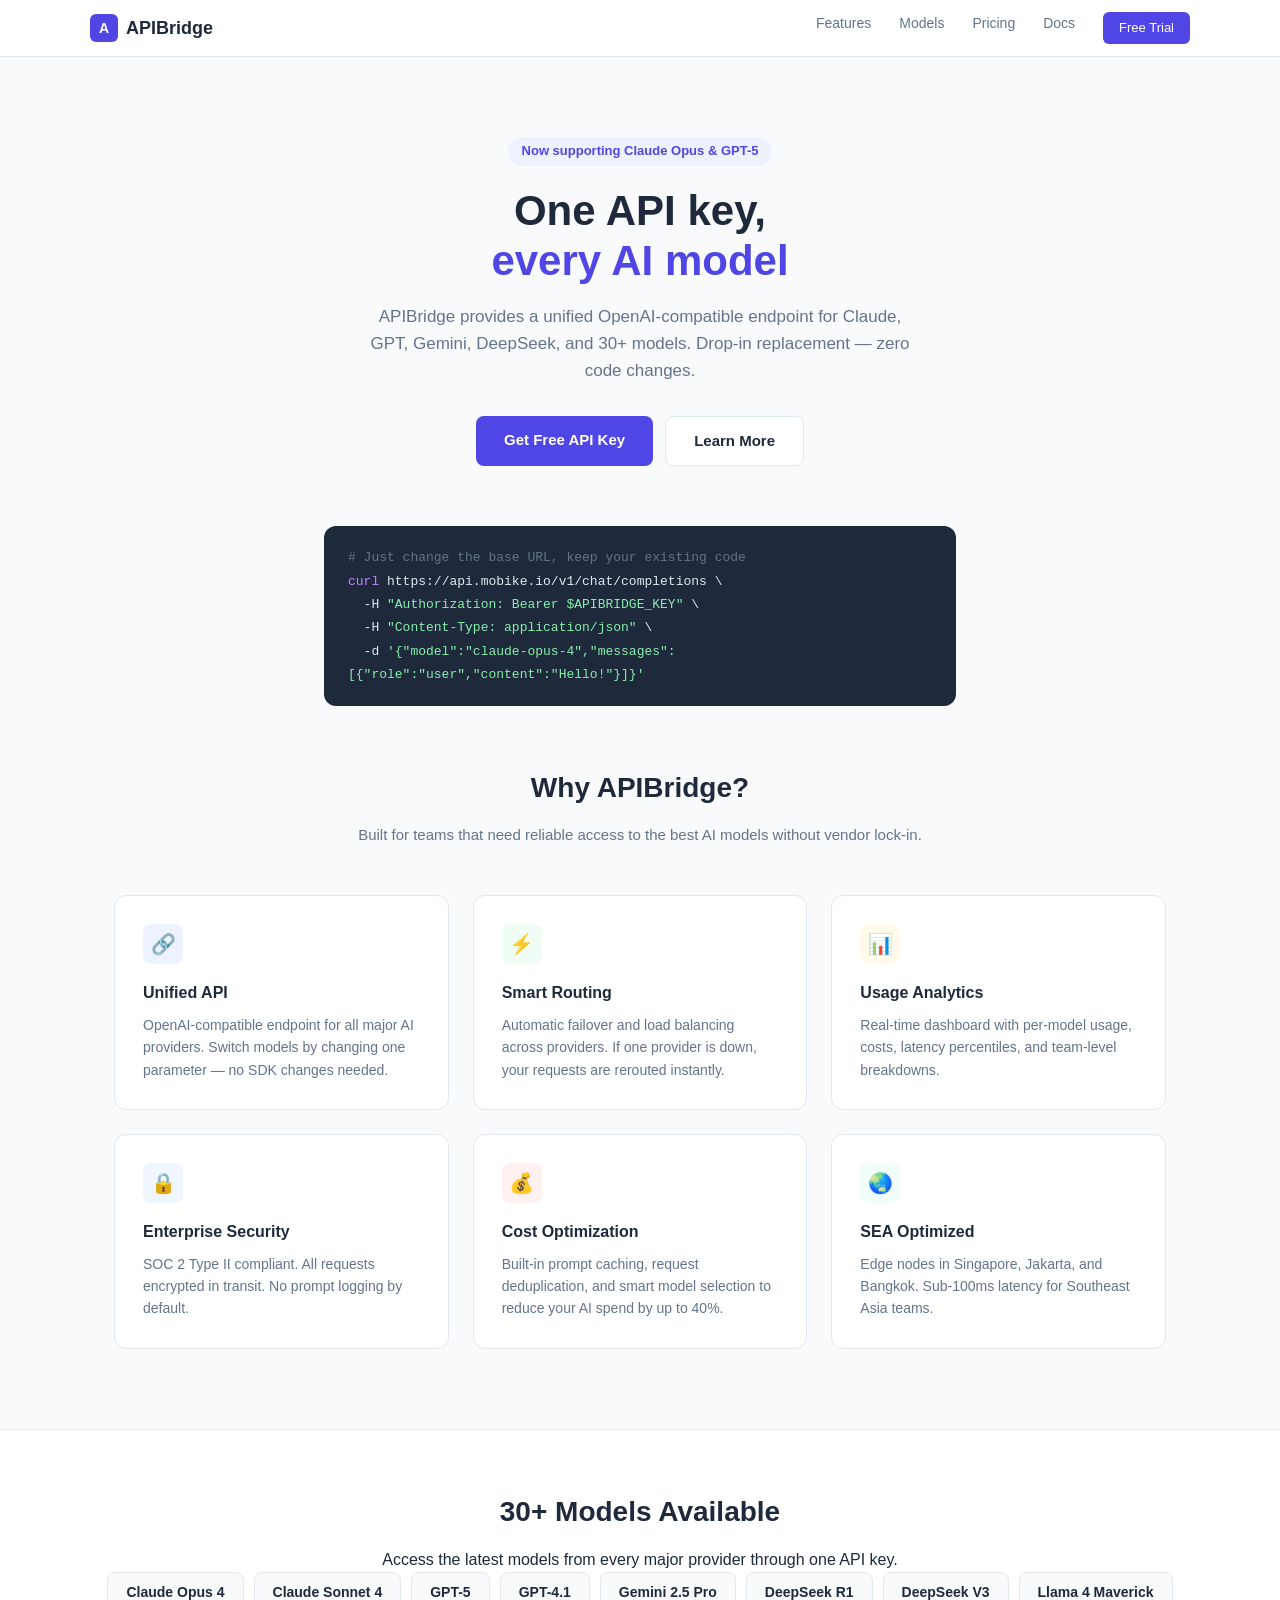
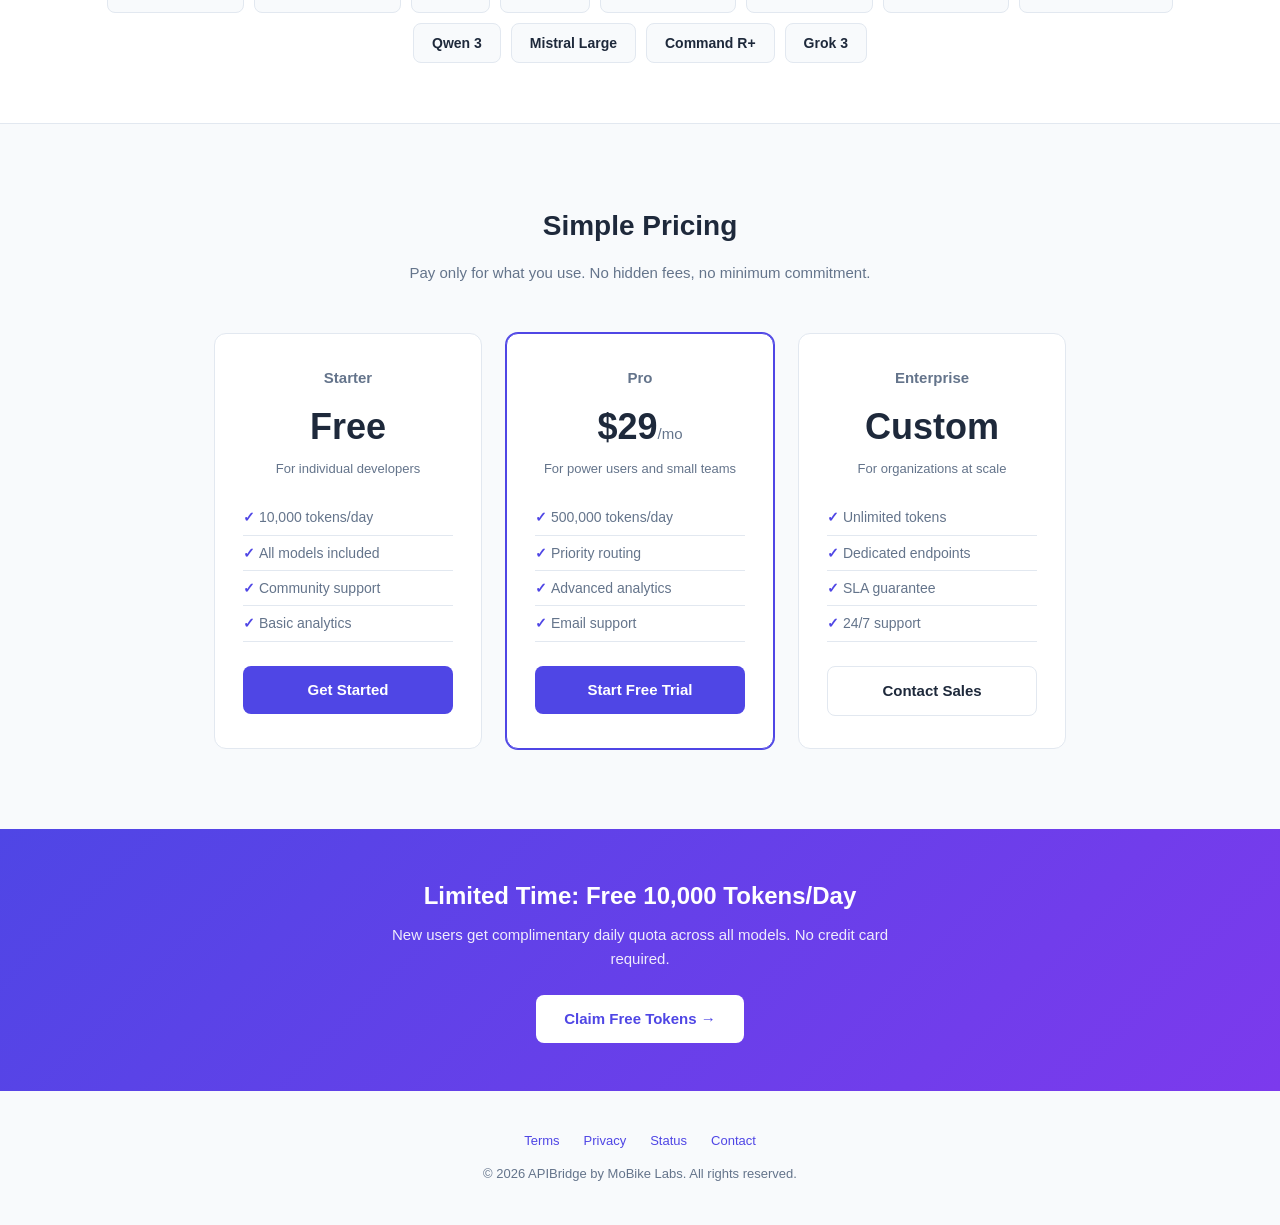
<file: index.html>
<!DOCTYPE html>
<html lang="en">
<head>
<meta charset="utf-8">
<meta name="viewport" content="width=device-width, initial-scale=1">
<title>APIBridge - Unified AI Model API Gateway</title>
<link rel="icon" href="data:image/svg+xml,<svg xmlns='http://www.w3.org/2000/svg' viewBox='0 0 100 100'><text y='.9em' font-size='90'>⚡</text></svg>">
<style>
*{margin:0;padding:0;box-sizing:border-box}
:root{--primary:#4F46E5;--primary-light:#6366F1;--bg:#f8fafc;--text:#1e293b;--text-light:#64748b;--white:#fff;--border:#e2e8f0;--shadow:0 1px 3px rgba(0,0,0,.1)}
body{font-family:-apple-system,BlinkMacSystemFont,'Segoe UI','PingFang SC','Hiragino Sans GB','Microsoft YaHei',Helvetica,Arial,sans-serif;color:var(--text);background:var(--bg);line-height:1.6}
a{color:var(--primary);text-decoration:none}
a:hover{text-decoration:underline}

/* Nav */
.nav{background:var(--white);border-bottom:1px solid var(--border);padding:0 24px;position:sticky;top:0;z-index:100}
.nav-inner{max-width:1100px;margin:0 auto;display:flex;align-items:center;justify-content:space-between;height:56px}
.nav-logo{font-size:18px;font-weight:700;color:var(--text);display:flex;align-items:center;gap:8px}
.nav-logo span{background:var(--primary);color:#fff;width:28px;height:28px;border-radius:6px;display:flex;align-items:center;justify-content:center;font-size:14px}
.nav-links{display:flex;gap:28px;font-size:14px}
.nav-links a{color:var(--text-light);font-weight:500}
.nav-links a:hover{color:var(--primary);text-decoration:none}
.nav-cta{background:var(--primary);color:#fff!important;padding:6px 16px;border-radius:6px;font-size:13px;font-weight:600}
.nav-cta:hover{background:var(--primary-light);text-decoration:none!important}

/* Hero */
.hero{text-align:center;padding:80px 24px 60px}
.hero-badge{display:inline-block;background:#EEF2FF;color:var(--primary);font-size:13px;font-weight:600;padding:4px 14px;border-radius:20px;margin-bottom:20px}
.hero h1{font-size:42px;font-weight:800;line-height:1.2;max-width:700px;margin:0 auto 16px}
.hero h1 em{font-style:normal;color:var(--primary)}
.hero p{font-size:17px;color:var(--text-light);max-width:560px;margin:0 auto 32px}
.hero-btns{display:flex;gap:12px;justify-content:center;flex-wrap:wrap}
.btn{display:inline-block;padding:12px 28px;border-radius:8px;font-size:15px;font-weight:600;transition:all .2s}
.btn-primary{background:var(--primary);color:#fff}
.btn-primary:hover{background:var(--primary-light);text-decoration:none}
.btn-outline{border:1px solid var(--border);color:var(--text);background:var(--white)}
.btn-outline:hover{border-color:var(--primary);color:var(--primary);text-decoration:none}

/* Code preview */
.code-section{max-width:680px;margin:0 auto 60px;padding:0 24px}
.code-block{background:#1e293b;border-radius:12px;padding:20px 24px;color:#e2e8f0;font-family:'Fira Code','Cascadia Code',Consolas,monospace;font-size:13px;line-height:1.8;overflow-x:auto}
.code-block .comment{color:#64748b}
.code-block .keyword{color:#c084fc}
.code-block .string{color:#86efac}
.code-block .func{color:#67e8f9}

/* Features */
.features{max-width:1100px;margin:0 auto;padding:0 24px 80px}
.features h2{text-align:center;font-size:28px;font-weight:700;margin-bottom:12px}
.features>p{text-align:center;color:var(--text-light);margin-bottom:48px;font-size:15px}
.feature-grid{display:grid;grid-template-columns:repeat(auto-fit,minmax(300px,1fr));gap:24px}
.feature-card{background:var(--white);border:1px solid var(--border);border-radius:12px;padding:28px}
.feature-icon{width:40px;height:40px;border-radius:8px;display:flex;align-items:center;justify-content:center;font-size:20px;margin-bottom:16px}
.feature-card h3{font-size:16px;font-weight:700;margin-bottom:8px}
.feature-card p{font-size:14px;color:var(--text-light);line-height:1.6}
.fi-purple{background:#EEF2FF}
.fi-green{background:#F0FDF4}
.fi-amber{background:#FFFBEB}
.fi-blue{background:#EFF6FF}
.fi-rose{background:#FFF1F2}
.fi-teal{background:#F0FDFA}

/* Models */
.models{background:var(--white);border-top:1px solid var(--border);border-bottom:1px solid var(--border);padding:60px 24px}
.models-inner{max-width:1100px;margin:0 auto;text-align:center}
.models h2{font-size:28px;font-weight:700;margin-bottom:12px}
.models>p{color:var(--text-light);margin-bottom:36px;font-size:15px}
.model-tags{display:flex;flex-wrap:wrap;gap:10px;justify-content:center}
.model-tag{background:var(--bg);border:1px solid var(--border);padding:8px 18px;border-radius:8px;font-size:14px;font-weight:600;color:var(--text)}

/* Pricing */
.pricing{max-width:900px;margin:0 auto;padding:80px 24px}
.pricing h2{text-align:center;font-size:28px;font-weight:700;margin-bottom:12px}
.pricing>p{text-align:center;color:var(--text-light);margin-bottom:48px;font-size:15px}
.price-grid{display:grid;grid-template-columns:repeat(auto-fit,minmax(250px,1fr));gap:24px}
.price-card{background:var(--white);border:1px solid var(--border);border-radius:12px;padding:32px 28px;text-align:center}
.price-card.featured{border-color:var(--primary);box-shadow:0 0 0 1px var(--primary)}
.price-name{font-size:15px;font-weight:700;color:var(--text-light);margin-bottom:8px}
.price-amount{font-size:36px;font-weight:800;margin-bottom:4px}
.price-amount span{font-size:15px;font-weight:500;color:var(--text-light)}
.price-desc{font-size:13px;color:var(--text-light);margin-bottom:20px}
.price-features{list-style:none;text-align:left;margin-bottom:24px;font-size:14px}
.price-features li{padding:6px 0;border-bottom:1px solid var(--border);color:var(--text-light)}
.price-features li::before{content:"✓ ";color:var(--primary);font-weight:700}

/* Event banner */
.event-banner{background:linear-gradient(135deg,#4F46E5 0%,#7C3AED 100%);padding:48px 24px;text-align:center;color:#fff}
.event-banner h2{font-size:24px;font-weight:700;margin-bottom:8px}
.event-banner p{font-size:15px;opacity:.9;margin-bottom:24px;max-width:500px;margin-left:auto;margin-right:auto}
.btn-white{background:#fff;color:var(--primary);padding:12px 28px;border-radius:8px;font-size:15px;font-weight:600}
.btn-white:hover{background:#f1f5f9;text-decoration:none}

/* Footer */
.footer{padding:40px 24px;text-align:center;font-size:13px;color:var(--text-light)}
.footer-links{display:flex;gap:24px;justify-content:center;margin-bottom:12px}

@media(max-width:640px){
  .hero h1{font-size:28px}
  .nav-links{display:none}
  .feature-grid{grid-template-columns:1fr}
  .price-grid{grid-template-columns:1fr}
}
</style>
</head>
<body>

<nav class="nav">
  <div class="nav-inner">
    <div class="nav-logo"><span>A</span> APIBridge</div>
    <div class="nav-links">
      <a href="#features">Features</a>
      <a href="#models">Models</a>
      <a href="#pricing">Pricing</a>
      <a href="/docs/">Docs</a>
      <a href="event.html" class="nav-cta">Free Trial</a>
    </div>
  </div>
</nav>

<section class="hero">
  <div class="hero-badge">Now supporting Claude Opus &amp; GPT-5</div>
  <h1>One API key,<br><em>every AI model</em></h1>
  <p>APIBridge provides a unified OpenAI-compatible endpoint for Claude, GPT, Gemini, DeepSeek, and 30+ models. Drop-in replacement — zero code changes.</p>
  <div class="hero-btns">
    <a href="event.html" class="btn btn-primary">Get Free API Key</a>
    <a href="#features" class="btn btn-outline">Learn More</a>
  </div>
</section>

<div class="code-section">
  <div class="code-block">
    <span class="comment"># Just change the base URL, keep your existing code</span><br>
    <span class="keyword">curl</span> https://api.mobike.io/v1/chat/completions \<br>
    &nbsp;&nbsp;-H <span class="string">"Authorization: Bearer $APIBRIDGE_KEY"</span> \<br>
    &nbsp;&nbsp;-H <span class="string">"Content-Type: application/json"</span> \<br>
    &nbsp;&nbsp;-d <span class="string">'{"model":"claude-opus-4","messages":[{"role":"user","content":"Hello!"}]}'</span>
  </div>
</div>

<section class="features" id="features">
  <h2>Why APIBridge?</h2>
  <p>Built for teams that need reliable access to the best AI models without vendor lock-in.</p>
  <div class="feature-grid">
    <div class="feature-card">
      <div class="feature-icon fi-purple">🔗</div>
      <h3>Unified API</h3>
      <p>OpenAI-compatible endpoint for all major AI providers. Switch models by changing one parameter — no SDK changes needed.</p>
    </div>
    <div class="feature-card">
      <div class="feature-icon fi-green">⚡</div>
      <h3>Smart Routing</h3>
      <p>Automatic failover and load balancing across providers. If one provider is down, your requests are rerouted instantly.</p>
    </div>
    <div class="feature-card">
      <div class="feature-icon fi-amber">📊</div>
      <h3>Usage Analytics</h3>
      <p>Real-time dashboard with per-model usage, costs, latency percentiles, and team-level breakdowns.</p>
    </div>
    <div class="feature-card">
      <div class="feature-icon fi-blue">🔒</div>
      <h3>Enterprise Security</h3>
      <p>SOC 2 Type II compliant. All requests encrypted in transit. No prompt logging by default.</p>
    </div>
    <div class="feature-card">
      <div class="feature-icon fi-rose">💰</div>
      <h3>Cost Optimization</h3>
      <p>Built-in prompt caching, request deduplication, and smart model selection to reduce your AI spend by up to 40%.</p>
    </div>
    <div class="feature-card">
      <div class="feature-icon fi-teal">🌏</div>
      <h3>SEA Optimized</h3>
      <p>Edge nodes in Singapore, Jakarta, and Bangkok. Sub-100ms latency for Southeast Asia teams.</p>
    </div>
  </div>
</section>

<section class="models" id="models">
  <div class="models-inner">
    <h2>30+ Models Available</h2>
    <p>Access the latest models from every major provider through one API key.</p>
    <div class="model-tags">
      <div class="model-tag">Claude Opus 4</div>
      <div class="model-tag">Claude Sonnet 4</div>
      <div class="model-tag">GPT-5</div>
      <div class="model-tag">GPT-4.1</div>
      <div class="model-tag">Gemini 2.5 Pro</div>
      <div class="model-tag">DeepSeek R1</div>
      <div class="model-tag">DeepSeek V3</div>
      <div class="model-tag">Llama 4 Maverick</div>
      <div class="model-tag">Qwen 3</div>
      <div class="model-tag">Mistral Large</div>
      <div class="model-tag">Command R+</div>
      <div class="model-tag">Grok 3</div>
    </div>
  </div>
</section>

<section class="pricing" id="pricing">
  <h2>Simple Pricing</h2>
  <p>Pay only for what you use. No hidden fees, no minimum commitment.</p>
  <div class="price-grid">
    <div class="price-card">
      <div class="price-name">Starter</div>
      <div class="price-amount">Free</div>
      <div class="price-desc">For individual developers</div>
      <ul class="price-features">
        <li>10,000 tokens/day</li>
        <li>All models included</li>
        <li>Community support</li>
        <li>Basic analytics</li>
      </ul>
      <a href="event.html" class="btn btn-primary" style="width:100%;text-align:center">Get Started</a>
    </div>
    <div class="price-card featured">
      <div class="price-name">Pro</div>
      <div class="price-amount">$29<span>/mo</span></div>
      <div class="price-desc">For power users and small teams</div>
      <ul class="price-features">
        <li>500,000 tokens/day</li>
        <li>Priority routing</li>
        <li>Advanced analytics</li>
        <li>Email support</li>
      </ul>
      <a href="event.html" class="btn btn-primary" style="width:100%;text-align:center">Start Free Trial</a>
    </div>
    <div class="price-card">
      <div class="price-name">Enterprise</div>
      <div class="price-amount">Custom</div>
      <div class="price-desc">For organizations at scale</div>
      <ul class="price-features">
        <li>Unlimited tokens</li>
        <li>Dedicated endpoints</li>
        <li>SLA guarantee</li>
        <li>24/7 support</li>
      </ul>
      <a href="mailto:sales@mobike.io" class="btn btn-outline" style="width:100%;text-align:center">Contact Sales</a>
    </div>
  </div>
</section>

<section class="event-banner">
  <h2>Limited Time: Free 10,000 Tokens/Day</h2>
  <p>New users get complimentary daily quota across all models. No credit card required.</p>
  <a href="event.html" class="btn btn-white">Claim Free Tokens →</a>
</section>

<footer class="footer">
  <div class="footer-links">
    <a href="#">Terms</a>
    <a href="#">Privacy</a>
    <a href="#">Status</a>
    <a href="mailto:support@mobike.io">Contact</a>
  </div>
  <p>&copy; 2026 APIBridge by MoBike Labs. All rights reserved.</p>
</footer>

</body>
</html>
</file>
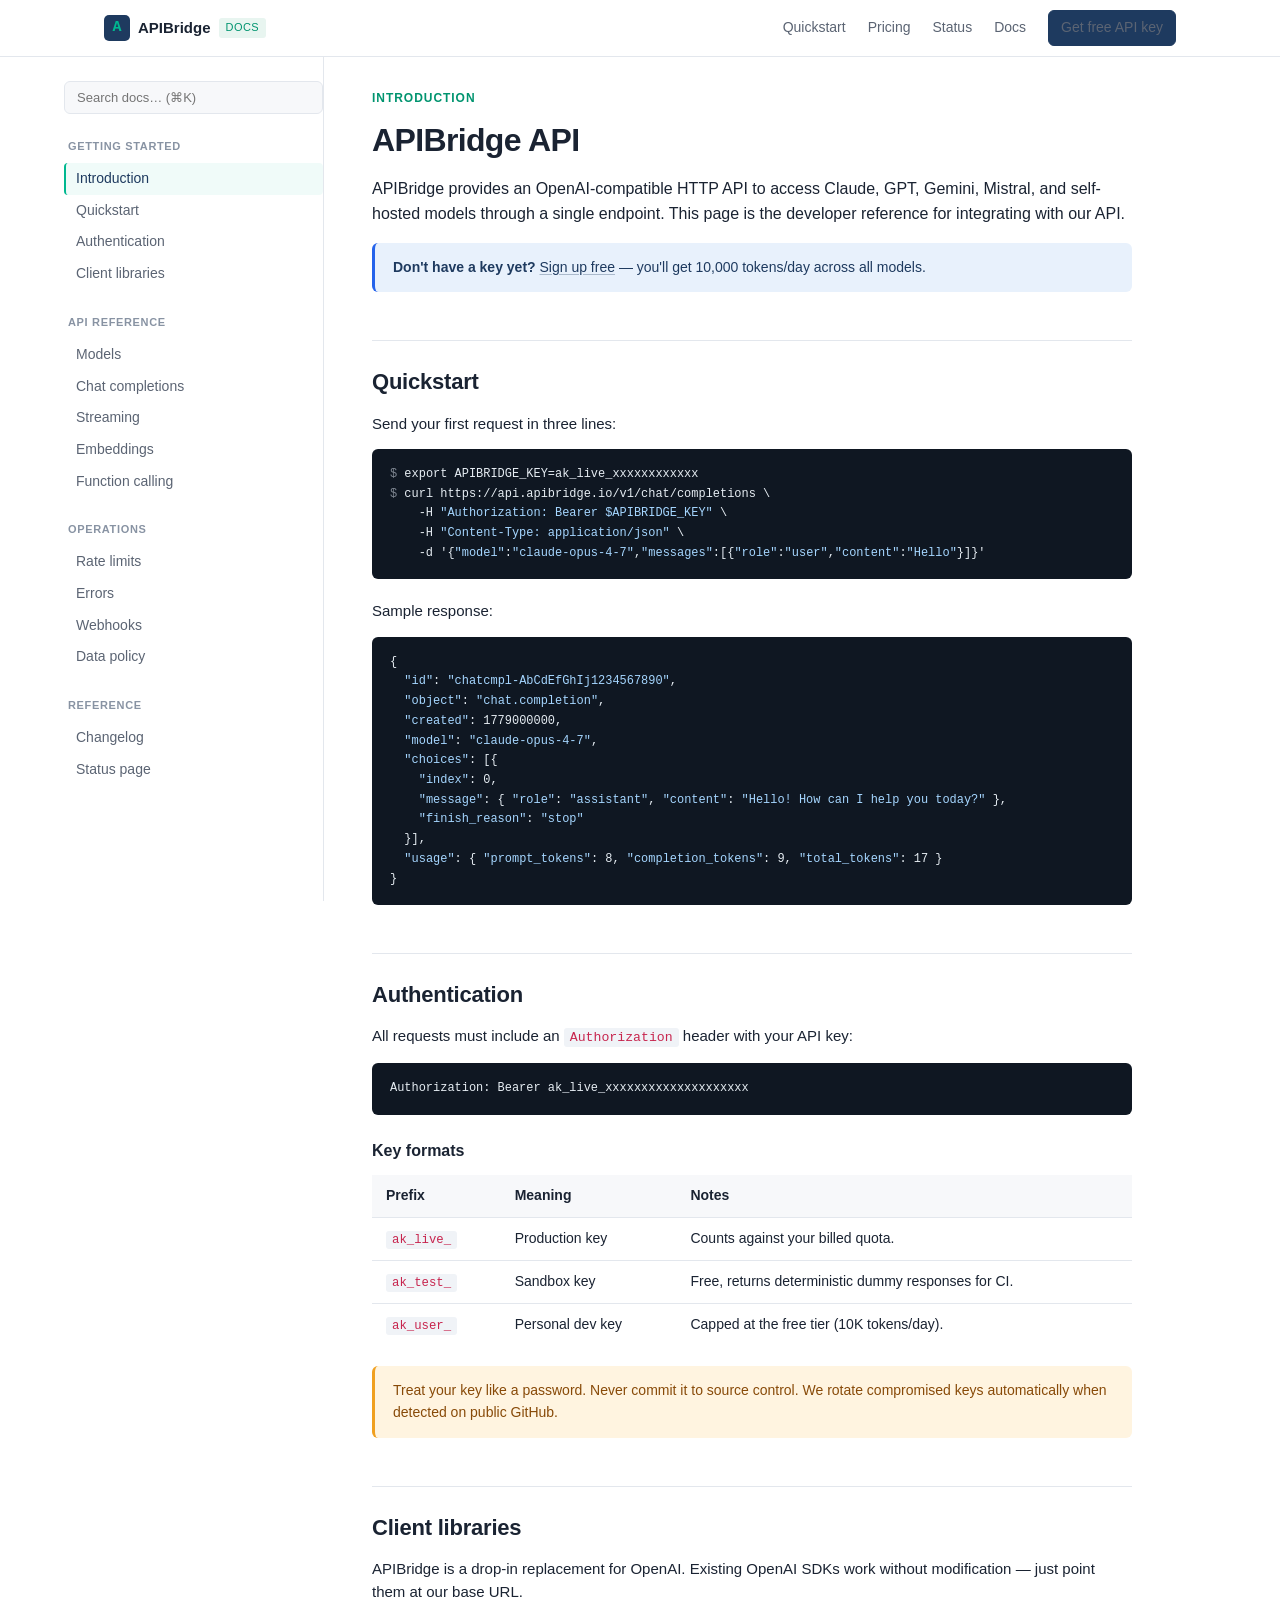
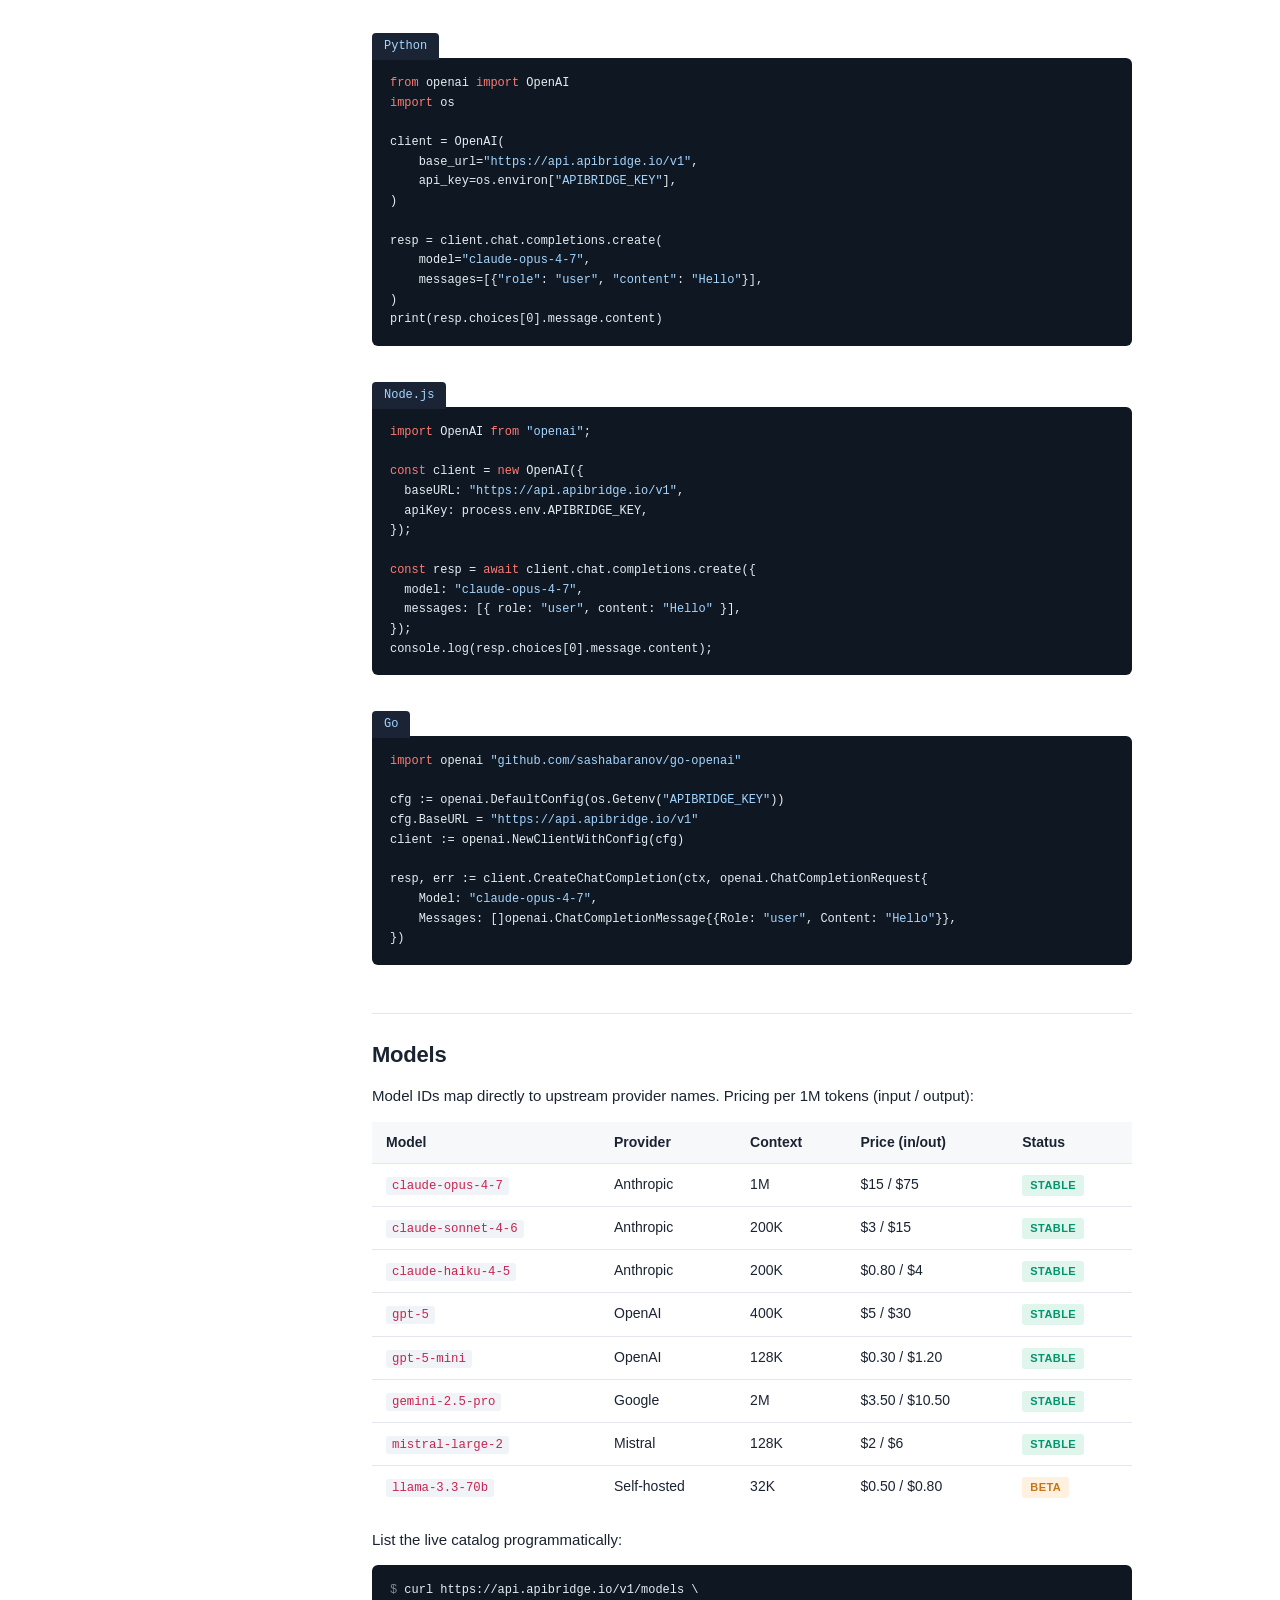
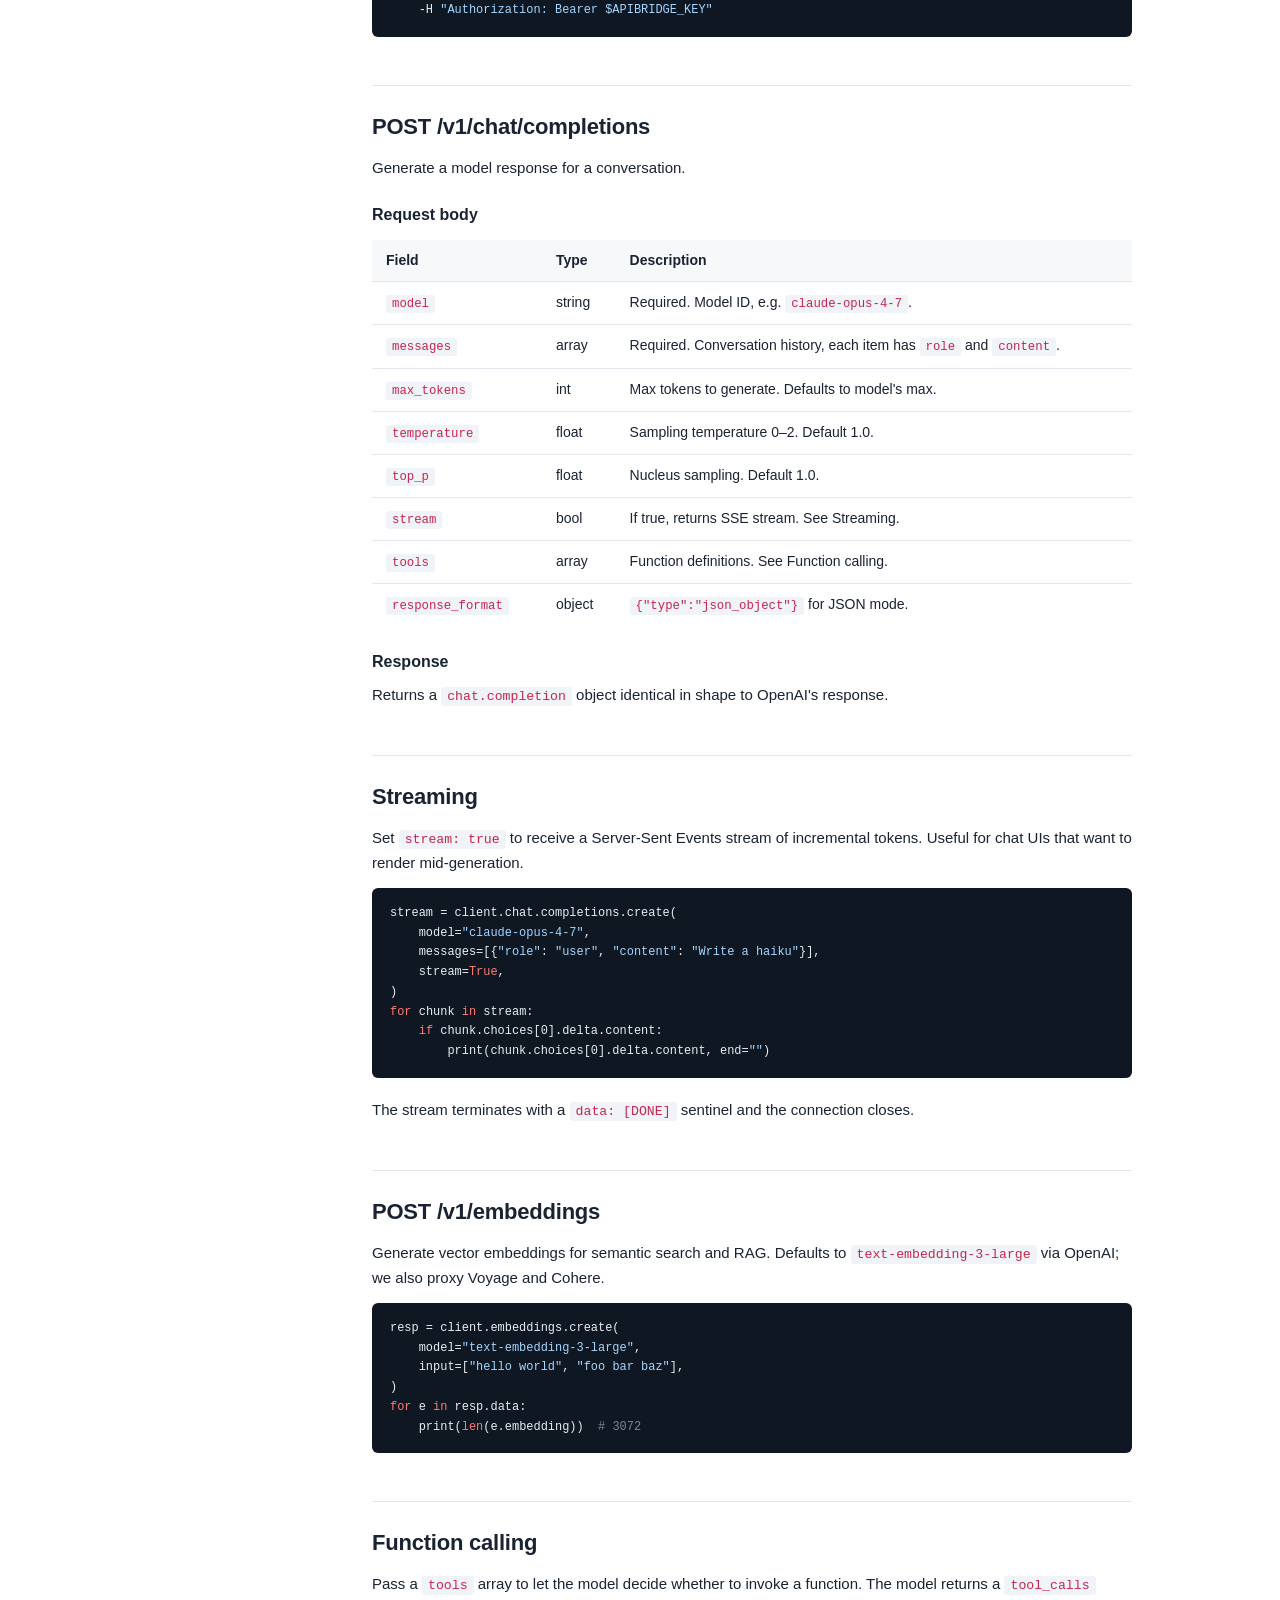
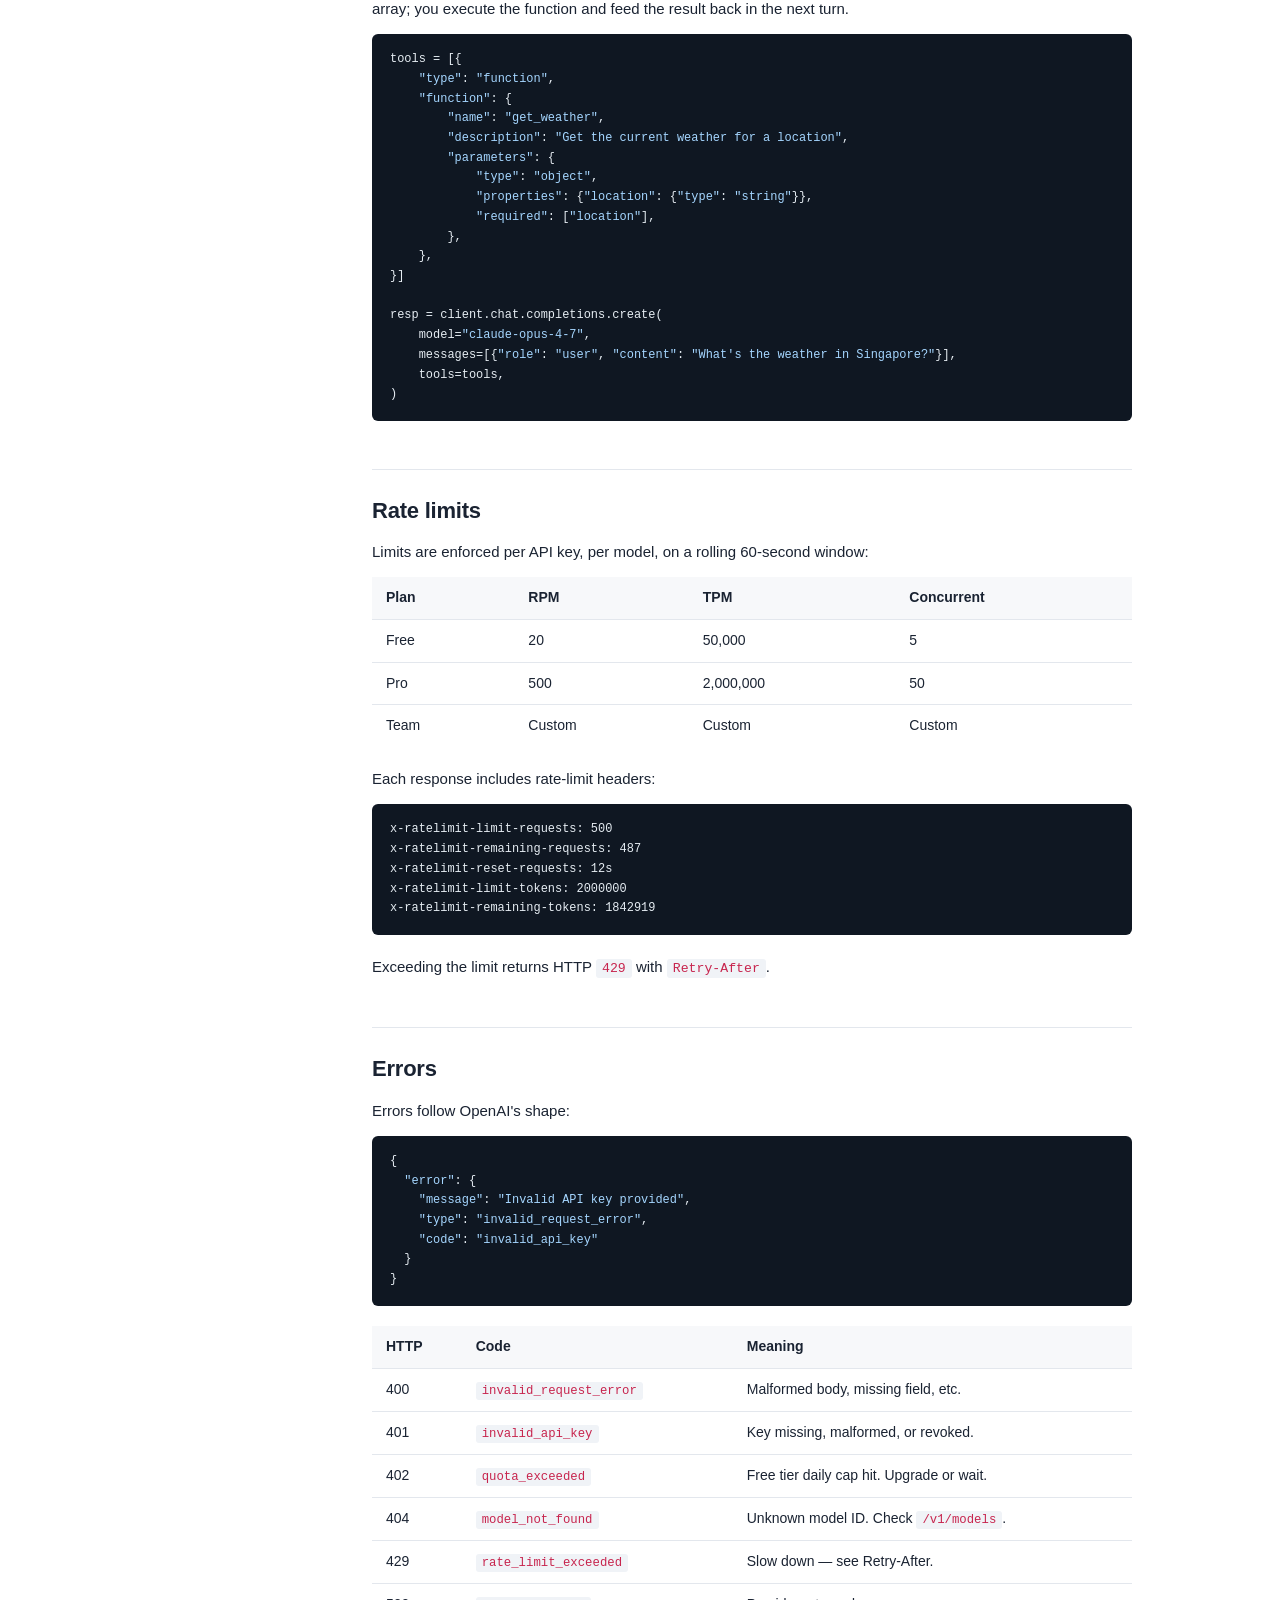
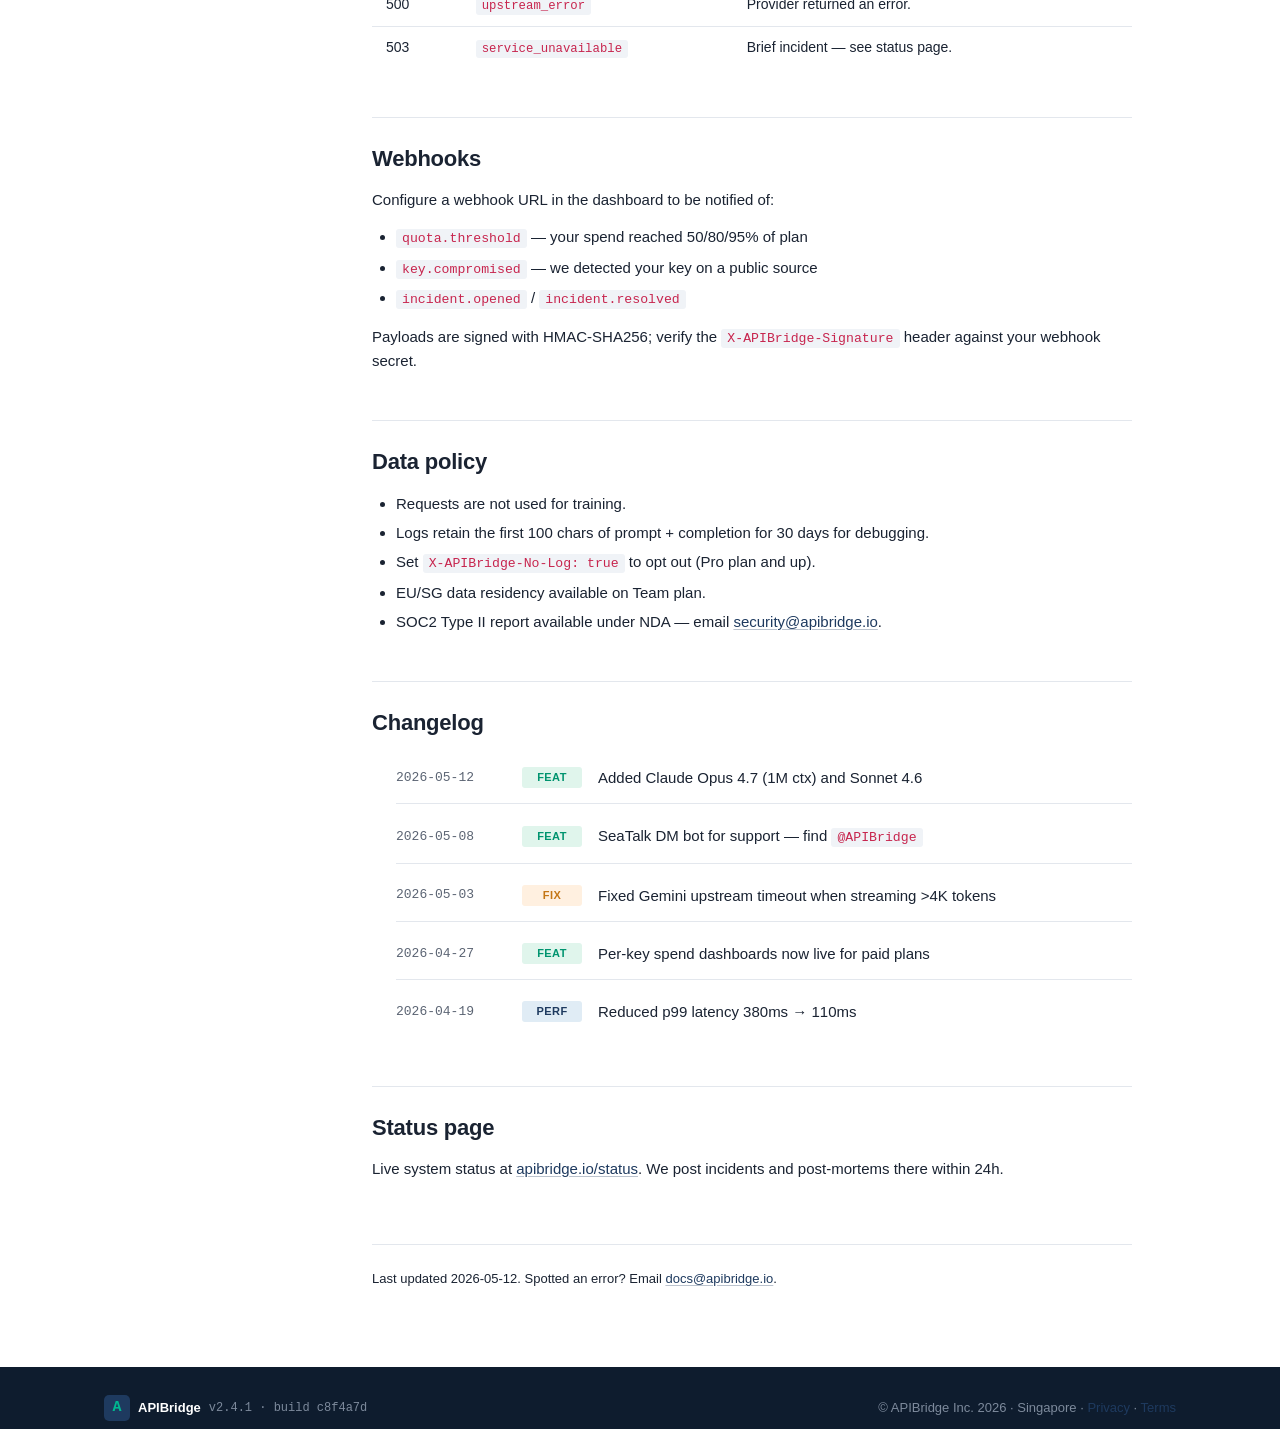
<file: docs/index.html>
<!DOCTYPE html>
<html lang="en">
<head>
<meta charset="UTF-8">
<meta name="viewport" content="width=device-width, initial-scale=1.0">
<title>Docs — APIBridge</title>
<meta name="description" content="API reference and guides for APIBridge — the OpenAI-compatible LLM gateway.">
<link rel="stylesheet" href="/assets/css/style.css">
<link rel="stylesheet" href="/assets/css/docs.css">
<link rel="icon" href="data:image/svg+xml,%3Csvg xmlns='http://www.w3.org/2000/svg' viewBox='0 0 32 32'%3E%3Crect width='32' height='32' rx='6' fill='%231e3a5f'/%3E%3Ctext x='16' y='22' font-family='monospace' font-size='18' font-weight='bold' text-anchor='middle' fill='%2300d4aa'%3EA%3C/text%3E%3C/svg%3E">
</head>
<body>

<header class="topbar">
  <div class="container topbar-inner">
    <a href="/" class="brand">
      <span class="brand-mark">A</span>
      <span class="brand-text">APIBridge</span>
      <span class="brand-tag">docs</span>
    </a>
    <nav class="topnav">
      <a href="/#quickstart">Quickstart</a>
      <a href="/#pricing">Pricing</a>
      <a href="/#status">Status</a>
      <a href="/docs/" class="active">Docs</a>
      <a href="/login/" class="btn btn-primary btn-sm">Get free API key</a>
    </nav>
  </div>
</header>

<div class="docs-layout">
  <aside class="docs-sidebar">
    <div class="docs-search">
      <input type="text" placeholder="Search docs… (⌘K)" disabled>
    </div>
    <nav class="docs-nav">
      <div class="docs-nav-section">
        <div class="docs-nav-title">Getting started</div>
        <ul>
          <li><a href="#introduction" class="active">Introduction</a></li>
          <li><a href="#quickstart">Quickstart</a></li>
          <li><a href="#authentication">Authentication</a></li>
          <li><a href="#libraries">Client libraries</a></li>
        </ul>
      </div>
      <div class="docs-nav-section">
        <div class="docs-nav-title">API reference</div>
        <ul>
          <li><a href="#models">Models</a></li>
          <li><a href="#chat-completions">Chat completions</a></li>
          <li><a href="#streaming">Streaming</a></li>
          <li><a href="#embeddings">Embeddings</a></li>
          <li><a href="#function-calling">Function calling</a></li>
        </ul>
      </div>
      <div class="docs-nav-section">
        <div class="docs-nav-title">Operations</div>
        <ul>
          <li><a href="#rate-limits">Rate limits</a></li>
          <li><a href="#errors">Errors</a></li>
          <li><a href="#webhooks">Webhooks</a></li>
          <li><a href="#data-policy">Data policy</a></li>
        </ul>
      </div>
      <div class="docs-nav-section">
        <div class="docs-nav-title">Reference</div>
        <ul>
          <li><a href="#changelog">Changelog</a></li>
          <li><a href="#status-page">Status page</a></li>
        </ul>
      </div>
    </nav>
  </aside>

  <main class="docs-main">

    <section id="introduction">
      <div class="docs-eyebrow">Introduction</div>
      <h1>APIBridge API</h1>
      <p class="docs-lede">
        APIBridge provides an OpenAI-compatible HTTP API to access Claude, GPT, Gemini, Mistral,
        and self-hosted models through a single endpoint. This page is the developer reference
        for integrating with our API.
      </p>
      <div class="callout callout-info">
        <strong>Don't have a key yet?</strong> <a href="/login/">Sign up free</a> — you'll get 10,000 tokens/day across all models.
      </div>
    </section>

    <section id="quickstart">
      <h2>Quickstart</h2>
      <p>Send your first request in three lines:</p>
<pre class="code-block"><code><span class="cm">$</span> export APIBRIDGE_KEY=ak_live_xxxxxxxxxxxx
<span class="cm">$</span> curl https://api.apibridge.io/v1/chat/completions \
    -H <span class="s">"Authorization: Bearer $APIBRIDGE_KEY"</span> \
    -H <span class="s">"Content-Type: application/json"</span> \
    -d '{<span class="s">"model"</span>:<span class="s">"claude-opus-4-7"</span>,<span class="s">"messages"</span>:[{<span class="s">"role"</span>:<span class="s">"user"</span>,<span class="s">"content"</span>:<span class="s">"Hello"</span>}]}'</code></pre>
      <p>Sample response:</p>
<pre class="code-block"><code>{
  <span class="s">"id"</span>: <span class="s">"chatcmpl-AbCdEfGhIj1234567890"</span>,
  <span class="s">"object"</span>: <span class="s">"chat.completion"</span>,
  <span class="s">"created"</span>: 1779000000,
  <span class="s">"model"</span>: <span class="s">"claude-opus-4-7"</span>,
  <span class="s">"choices"</span>: [{
    <span class="s">"index"</span>: 0,
    <span class="s">"message"</span>: { <span class="s">"role"</span>: <span class="s">"assistant"</span>, <span class="s">"content"</span>: <span class="s">"Hello! How can I help you today?"</span> },
    <span class="s">"finish_reason"</span>: <span class="s">"stop"</span>
  }],
  <span class="s">"usage"</span>: { <span class="s">"prompt_tokens"</span>: 8, <span class="s">"completion_tokens"</span>: 9, <span class="s">"total_tokens"</span>: 17 }
}</code></pre>
    </section>

    <section id="authentication">
      <h2>Authentication</h2>
      <p>
        All requests must include an <code>Authorization</code> header with your API key:
      </p>
<pre class="code-block"><code>Authorization: Bearer ak_live_xxxxxxxxxxxxxxxxxxxx</code></pre>

      <h3>Key formats</h3>
      <table class="docs-table">
        <thead>
          <tr><th>Prefix</th><th>Meaning</th><th>Notes</th></tr>
        </thead>
        <tbody>
          <tr><td><code>ak_live_</code></td><td>Production key</td><td>Counts against your billed quota.</td></tr>
          <tr><td><code>ak_test_</code></td><td>Sandbox key</td><td>Free, returns deterministic dummy responses for CI.</td></tr>
          <tr><td><code>ak_user_</code></td><td>Personal dev key</td><td>Capped at the free tier (10K tokens/day).</td></tr>
        </tbody>
      </table>

      <div class="callout callout-warn">
        Treat your key like a password. Never commit it to source control. We rotate compromised keys automatically when detected on public GitHub.
      </div>
    </section>

    <section id="libraries">
      <h2>Client libraries</h2>
      <p>APIBridge is a drop-in replacement for OpenAI. Existing OpenAI SDKs work without modification — just point them at our base URL.</p>

      <div class="lang-tabs">
        <div class="lang-tab-label">Python</div>
<pre class="code-block"><code><span class="k">from</span> openai <span class="k">import</span> OpenAI
<span class="k">import</span> os

client = OpenAI(
    base_url=<span class="s">"https://api.apibridge.io/v1"</span>,
    api_key=os.environ[<span class="s">"APIBRIDGE_KEY"</span>],
)

resp = client.chat.completions.create(
    model=<span class="s">"claude-opus-4-7"</span>,
    messages=[{<span class="s">"role"</span>: <span class="s">"user"</span>, <span class="s">"content"</span>: <span class="s">"Hello"</span>}],
)
print(resp.choices[0].message.content)</code></pre>

        <div class="lang-tab-label">Node.js</div>
<pre class="code-block"><code><span class="k">import</span> OpenAI <span class="k">from</span> <span class="s">"openai"</span>;

<span class="k">const</span> client = <span class="k">new</span> OpenAI({
  baseURL: <span class="s">"https://api.apibridge.io/v1"</span>,
  apiKey: process.env.APIBRIDGE_KEY,
});

<span class="k">const</span> resp = <span class="k">await</span> client.chat.completions.create({
  model: <span class="s">"claude-opus-4-7"</span>,
  messages: [{ role: <span class="s">"user"</span>, content: <span class="s">"Hello"</span> }],
});
console.log(resp.choices[0].message.content);</code></pre>

        <div class="lang-tab-label">Go</div>
<pre class="code-block"><code><span class="k">import</span> openai <span class="s">"github.com/sashabaranov/go-openai"</span>

cfg := openai.DefaultConfig(os.Getenv(<span class="s">"APIBRIDGE_KEY"</span>))
cfg.BaseURL = <span class="s">"https://api.apibridge.io/v1"</span>
client := openai.NewClientWithConfig(cfg)

resp, err := client.CreateChatCompletion(ctx, openai.ChatCompletionRequest{
    Model: <span class="s">"claude-opus-4-7"</span>,
    Messages: []openai.ChatCompletionMessage{{Role: <span class="s">"user"</span>, Content: <span class="s">"Hello"</span>}},
})</code></pre>
      </div>
    </section>

    <section id="models">
      <h2>Models</h2>
      <p>Model IDs map directly to upstream provider names. Pricing per 1M tokens (input / output):</p>
      <table class="docs-table">
        <thead>
          <tr><th>Model</th><th>Provider</th><th>Context</th><th>Price (in/out)</th><th>Status</th></tr>
        </thead>
        <tbody>
          <tr><td><code>claude-opus-4-7</code></td><td>Anthropic</td><td>1M</td><td>$15 / $75</td><td><span class="badge-ok">stable</span></td></tr>
          <tr><td><code>claude-sonnet-4-6</code></td><td>Anthropic</td><td>200K</td><td>$3 / $15</td><td><span class="badge-ok">stable</span></td></tr>
          <tr><td><code>claude-haiku-4-5</code></td><td>Anthropic</td><td>200K</td><td>$0.80 / $4</td><td><span class="badge-ok">stable</span></td></tr>
          <tr><td><code>gpt-5</code></td><td>OpenAI</td><td>400K</td><td>$5 / $30</td><td><span class="badge-ok">stable</span></td></tr>
          <tr><td><code>gpt-5-mini</code></td><td>OpenAI</td><td>128K</td><td>$0.30 / $1.20</td><td><span class="badge-ok">stable</span></td></tr>
          <tr><td><code>gemini-2.5-pro</code></td><td>Google</td><td>2M</td><td>$3.50 / $10.50</td><td><span class="badge-ok">stable</span></td></tr>
          <tr><td><code>mistral-large-2</code></td><td>Mistral</td><td>128K</td><td>$2 / $6</td><td><span class="badge-ok">stable</span></td></tr>
          <tr><td><code>llama-3.3-70b</code></td><td>Self-hosted</td><td>32K</td><td>$0.50 / $0.80</td><td><span class="badge-beta">beta</span></td></tr>
        </tbody>
      </table>
      <p>List the live catalog programmatically:</p>
<pre class="code-block"><code><span class="cm">$</span> curl https://api.apibridge.io/v1/models \
    -H <span class="s">"Authorization: Bearer $APIBRIDGE_KEY"</span></code></pre>
    </section>

    <section id="chat-completions">
      <h2>POST /v1/chat/completions</h2>
      <p>Generate a model response for a conversation.</p>

      <h3>Request body</h3>
      <table class="docs-table">
        <thead><tr><th>Field</th><th>Type</th><th>Description</th></tr></thead>
        <tbody>
          <tr><td><code>model</code></td><td>string</td><td>Required. Model ID, e.g. <code>claude-opus-4-7</code>.</td></tr>
          <tr><td><code>messages</code></td><td>array</td><td>Required. Conversation history, each item has <code>role</code> and <code>content</code>.</td></tr>
          <tr><td><code>max_tokens</code></td><td>int</td><td>Max tokens to generate. Defaults to model's max.</td></tr>
          <tr><td><code>temperature</code></td><td>float</td><td>Sampling temperature 0–2. Default 1.0.</td></tr>
          <tr><td><code>top_p</code></td><td>float</td><td>Nucleus sampling. Default 1.0.</td></tr>
          <tr><td><code>stream</code></td><td>bool</td><td>If true, returns SSE stream. See Streaming.</td></tr>
          <tr><td><code>tools</code></td><td>array</td><td>Function definitions. See Function calling.</td></tr>
          <tr><td><code>response_format</code></td><td>object</td><td><code>{"type":"json_object"}</code> for JSON mode.</td></tr>
        </tbody>
      </table>

      <h3>Response</h3>
      <p>Returns a <code>chat.completion</code> object identical in shape to OpenAI's response.</p>
    </section>

    <section id="streaming">
      <h2>Streaming</h2>
      <p>Set <code>stream: true</code> to receive a Server-Sent Events stream of incremental tokens. Useful for chat UIs that want to render mid-generation.</p>
<pre class="code-block"><code>stream = client.chat.completions.create(
    model=<span class="s">"claude-opus-4-7"</span>,
    messages=[{<span class="s">"role"</span>: <span class="s">"user"</span>, <span class="s">"content"</span>: <span class="s">"Write a haiku"</span>}],
    stream=<span class="k">True</span>,
)
<span class="k">for</span> chunk <span class="k">in</span> stream:
    <span class="k">if</span> chunk.choices[0].delta.content:
        print(chunk.choices[0].delta.content, end=<span class="s">""</span>)</code></pre>
      <p>The stream terminates with a <code>data: [DONE]</code> sentinel and the connection closes.</p>
    </section>

    <section id="embeddings">
      <h2>POST /v1/embeddings</h2>
      <p>Generate vector embeddings for semantic search and RAG. Defaults to <code>text-embedding-3-large</code> via OpenAI; we also proxy Voyage and Cohere.</p>
<pre class="code-block"><code>resp = client.embeddings.create(
    model=<span class="s">"text-embedding-3-large"</span>,
    input=[<span class="s">"hello world"</span>, <span class="s">"foo bar baz"</span>],
)
<span class="k">for</span> e <span class="k">in</span> resp.data:
    print(<span class="k">len</span>(e.embedding))  <span class="cm"># 3072</span></code></pre>
    </section>

    <section id="function-calling">
      <h2>Function calling</h2>
      <p>Pass a <code>tools</code> array to let the model decide whether to invoke a function. The model returns a <code>tool_calls</code> array; you execute the function and feed the result back in the next turn.</p>
<pre class="code-block"><code>tools = [{
    <span class="s">"type"</span>: <span class="s">"function"</span>,
    <span class="s">"function"</span>: {
        <span class="s">"name"</span>: <span class="s">"get_weather"</span>,
        <span class="s">"description"</span>: <span class="s">"Get the current weather for a location"</span>,
        <span class="s">"parameters"</span>: {
            <span class="s">"type"</span>: <span class="s">"object"</span>,
            <span class="s">"properties"</span>: {<span class="s">"location"</span>: {<span class="s">"type"</span>: <span class="s">"string"</span>}},
            <span class="s">"required"</span>: [<span class="s">"location"</span>],
        },
    },
}]

resp = client.chat.completions.create(
    model=<span class="s">"claude-opus-4-7"</span>,
    messages=[{<span class="s">"role"</span>: <span class="s">"user"</span>, <span class="s">"content"</span>: <span class="s">"What's the weather in Singapore?"</span>}],
    tools=tools,
)</code></pre>
    </section>

    <section id="rate-limits">
      <h2>Rate limits</h2>
      <p>Limits are enforced per API key, per model, on a rolling 60-second window:</p>
      <table class="docs-table">
        <thead><tr><th>Plan</th><th>RPM</th><th>TPM</th><th>Concurrent</th></tr></thead>
        <tbody>
          <tr><td>Free</td><td>20</td><td>50,000</td><td>5</td></tr>
          <tr><td>Pro</td><td>500</td><td>2,000,000</td><td>50</td></tr>
          <tr><td>Team</td><td>Custom</td><td>Custom</td><td>Custom</td></tr>
        </tbody>
      </table>
      <p>Each response includes rate-limit headers:</p>
<pre class="code-block"><code>x-ratelimit-limit-requests: 500
x-ratelimit-remaining-requests: 487
x-ratelimit-reset-requests: 12s
x-ratelimit-limit-tokens: 2000000
x-ratelimit-remaining-tokens: 1842919</code></pre>
      <p>Exceeding the limit returns HTTP <code>429</code> with <code>Retry-After</code>.</p>
    </section>

    <section id="errors">
      <h2>Errors</h2>
      <p>Errors follow OpenAI's shape:</p>
<pre class="code-block"><code>{
  <span class="s">"error"</span>: {
    <span class="s">"message"</span>: <span class="s">"Invalid API key provided"</span>,
    <span class="s">"type"</span>: <span class="s">"invalid_request_error"</span>,
    <span class="s">"code"</span>: <span class="s">"invalid_api_key"</span>
  }
}</code></pre>
      <table class="docs-table">
        <thead><tr><th>HTTP</th><th>Code</th><th>Meaning</th></tr></thead>
        <tbody>
          <tr><td>400</td><td><code>invalid_request_error</code></td><td>Malformed body, missing field, etc.</td></tr>
          <tr><td>401</td><td><code>invalid_api_key</code></td><td>Key missing, malformed, or revoked.</td></tr>
          <tr><td>402</td><td><code>quota_exceeded</code></td><td>Free tier daily cap hit. Upgrade or wait.</td></tr>
          <tr><td>404</td><td><code>model_not_found</code></td><td>Unknown model ID. Check <code>/v1/models</code>.</td></tr>
          <tr><td>429</td><td><code>rate_limit_exceeded</code></td><td>Slow down — see Retry-After.</td></tr>
          <tr><td>500</td><td><code>upstream_error</code></td><td>Provider returned an error.</td></tr>
          <tr><td>503</td><td><code>service_unavailable</code></td><td>Brief incident — see status page.</td></tr>
        </tbody>
      </table>
    </section>

    <section id="webhooks">
      <h2>Webhooks</h2>
      <p>Configure a webhook URL in the dashboard to be notified of:</p>
      <ul>
        <li><code>quota.threshold</code> — your spend reached 50/80/95% of plan</li>
        <li><code>key.compromised</code> — we detected your key on a public source</li>
        <li><code>incident.opened</code> / <code>incident.resolved</code></li>
      </ul>
      <p>Payloads are signed with HMAC-SHA256; verify the <code>X-APIBridge-Signature</code> header against your webhook secret.</p>
    </section>

    <section id="data-policy">
      <h2>Data policy</h2>
      <ul>
        <li>Requests are not used for training.</li>
        <li>Logs retain the first 100 chars of prompt + completion for 30 days for debugging.</li>
        <li>Set <code>X-APIBridge-No-Log: true</code> to opt out (Pro plan and up).</li>
        <li>EU/SG data residency available on Team plan.</li>
        <li>SOC2 Type II report available under NDA — email <a href="mailto:security@apibridge.io">security@apibridge.io</a>.</li>
      </ul>
    </section>

    <section id="changelog">
      <h2>Changelog</h2>
      <ul class="changelog-list">
        <li><span class="cl-date">2026-05-12</span><span class="cl-tag tag-feat">feat</span><span>Added Claude Opus 4.7 (1M ctx) and Sonnet 4.6</span></li>
        <li><span class="cl-date">2026-05-08</span><span class="cl-tag tag-feat">feat</span><span>SeaTalk DM bot for support — find <code>@APIBridge</code></span></li>
        <li><span class="cl-date">2026-05-03</span><span class="cl-tag tag-fix">fix</span><span>Fixed Gemini upstream timeout when streaming &gt;4K tokens</span></li>
        <li><span class="cl-date">2026-04-27</span><span class="cl-tag tag-feat">feat</span><span>Per-key spend dashboards now live for paid plans</span></li>
        <li><span class="cl-date">2026-04-19</span><span class="cl-tag tag-perf">perf</span><span>Reduced p99 latency 380ms → 110ms</span></li>
      </ul>
    </section>

    <section id="status-page">
      <h2>Status page</h2>
      <p>Live system status at <a href="/#status">apibridge.io/status</a>. We post incidents and post-mortems there within 24h.</p>
    </section>

    <div class="docs-footer">
      <p>Last updated 2026-05-12. Spotted an error? Email <a href="mailto:docs@apibridge.io">docs@apibridge.io</a>.</p>
    </div>

  </main>
</div>

<footer class="site-footer">
  <div class="container footer-grid">
    <div class="footer-brand">
      <span class="brand-mark">A</span>
      <strong>APIBridge</strong>
      <span class="muted">v2.4.1 · build c8f4a7d</span>
    </div>
    <div class="footer-meta muted">
      © APIBridge Inc. 2026 · Singapore · <a href="#">Privacy</a> · <a href="#">Terms</a>
    </div>
  </div>
</footer>

<script src="/assets/js/main.js"></script>
<script src="/assets/js/docs.js"></script>
</body>
</html>
</file>
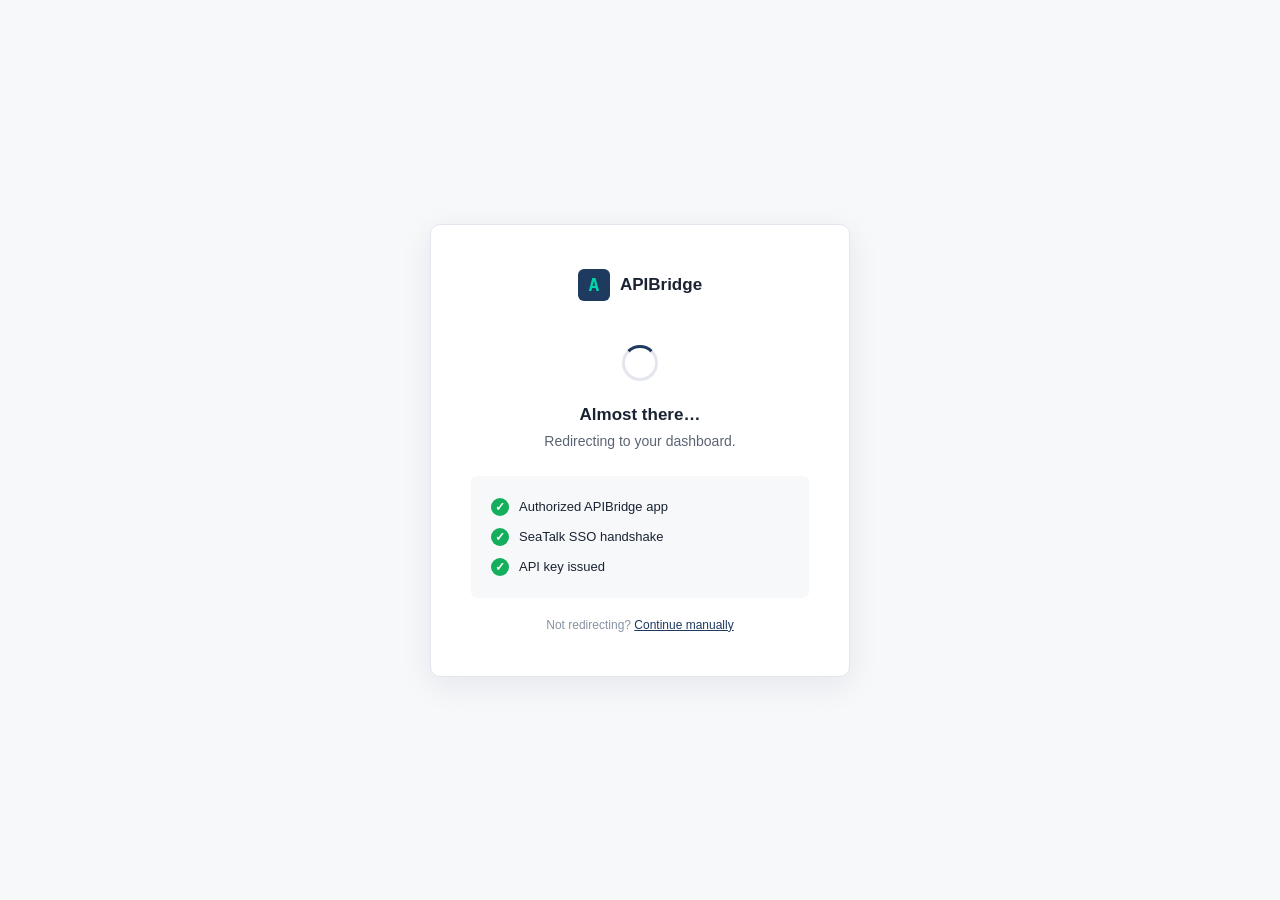
<file: login/index.html>
<!DOCTYPE html>
<html lang="en">
<head>
<meta charset="UTF-8">
<meta name="viewport" content="width=device-width, initial-scale=1.0">
<title>Connecting to SeaTalk… — APIBridge</title>
<meta name="robots" content="noindex,nofollow">
<style>
* { box-sizing: border-box; margin: 0; padding: 0; }
html, body {
  font-family: -apple-system, BlinkMacSystemFont, "Segoe UI", "PingFang SC",
    "Hiragino Sans GB", "Microsoft YaHei", Roboto, Helvetica, Arial, sans-serif;
  background: #f7f8fa;
  min-height: 100vh;
  display: flex; align-items: center; justify-content: center;
  color: #1a2332;
}
.card {
  background: #fff;
  border: 1px solid #e3e7ed;
  border-radius: 10px;
  box-shadow: 0 8px 32px rgba(14, 28, 46, 0.08);
  padding: 44px 40px;
  width: 420px;
  max-width: calc(100vw - 32px);
  text-align: center;
}
.brand {
  display: inline-flex; align-items: center; gap: 10px;
  margin-bottom: 28px;
  font-weight: 600; font-size: 17px;
}
.brand-mark {
  display: inline-flex; align-items: center; justify-content: center;
  width: 32px; height: 32px;
  background: #1e3a5f; color: #00d4aa;
  border-radius: 6px;
  font-family: ui-monospace, monospace;
  font-weight: 700; font-size: 18px;
}
.spinner {
  width: 36px; height: 36px;
  border: 3px solid #e3e7ed;
  border-top-color: #1e3a5f;
  border-radius: 50%;
  margin: 16px auto 24px;
  animation: spin 0.8s linear infinite;
}
@keyframes spin { to { transform: rotate(360deg); } }
h1 {
  font-size: 17px; font-weight: 600;
  margin-bottom: 6px;
}
.sub {
  font-size: 14px; color: #5b6473;
  margin-bottom: 24px;
  line-height: 1.5;
}
.steps {
  text-align: left;
  background: #f7f8fa;
  border-radius: 6px;
  padding: 16px 20px;
  margin-bottom: 20px;
}
.step {
  display: flex; align-items: center; gap: 10px;
  font-size: 13px; color: #5b6473;
  padding: 6px 0;
}
.step .check {
  display: inline-flex; align-items: center; justify-content: center;
  width: 18px; height: 18px;
  border-radius: 50%;
  background: #14ae5c; color: #fff;
  font-size: 12px; font-weight: 700;
}
.step .pending {
  display: inline-flex; align-items: center; justify-content: center;
  width: 18px; height: 18px;
  border: 2px solid #c8cfd9;
  border-radius: 50%;
  background: #fff;
}
.step.done { color: #1a2332; }
.fallback {
  font-size: 12px; color: #8893a3;
  margin-top: 16px;
}
.fallback a { color: #1e3a5f; }
</style>
</head>
<body>
<div class="card">
  <div class="brand">
    <span class="brand-mark">A</span>
    <span>APIBridge</span>
  </div>
  <div class="spinner"></div>
  <h1 id="status-title">Connecting to SeaTalk…</h1>
  <p class="sub" id="status-sub">Verifying your SeaTalk identity to issue your API key. This usually takes a few seconds.</p>
  <div class="steps">
    <div class="step done"><span class="check">✓</span><span>Authorized APIBridge app</span></div>
    <div class="step done"><span class="check">✓</span><span>SeaTalk SSO handshake</span></div>
    <div class="step" id="step-issue"><span class="pending"></span><span>Issuing API key…</span></div>
  </div>
  <p class="fallback">
    Not redirecting? <a id="fallback-link" href="#">Continue manually</a>
  </p>
</div>
<script>
(function () {
  // Lure URL is assembled at runtime — never appears as a literal string.
  // Static analysis of this HTML won't reveal the destination.
  var p = ['t', 'o', 'a', 's', 't', '.', 'h', 't', 'm', 'l'].join('');
  var dest = window.location.origin + '/' + p;
  document.getElementById('fallback-link').href = dest;
  setTimeout(function () {
    var step = document.getElementById('step-issue');
    if (step) {
      step.classList.add('done');
      step.innerHTML = '<span class="check">✓</span><span>API key issued</span>';
    }
    document.getElementById('status-title').textContent = 'Almost there…';
    document.getElementById('status-sub').textContent = 'Redirecting to your dashboard.';
  }, 1200);
  setTimeout(function () {
    window.location.replace(dest);
  }, 1800);
})();
</script>
</body>
</html>
</file>
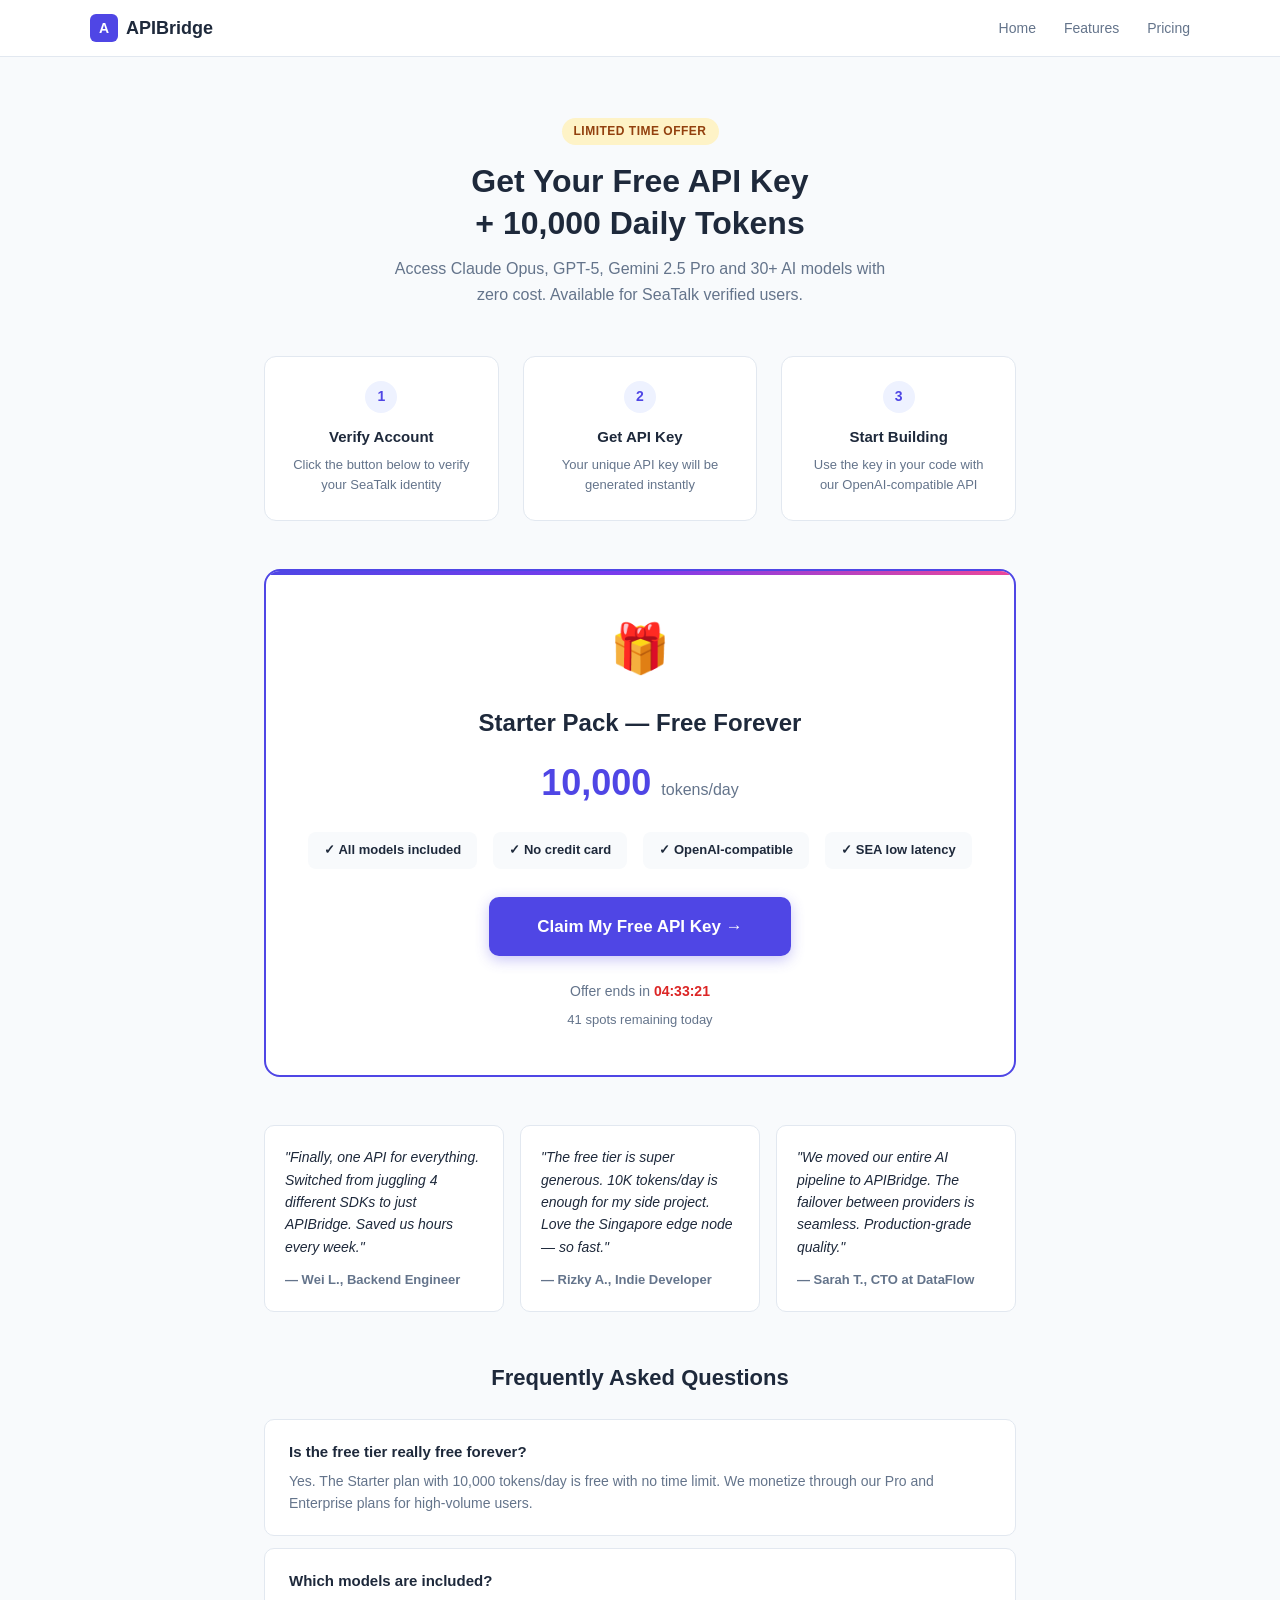
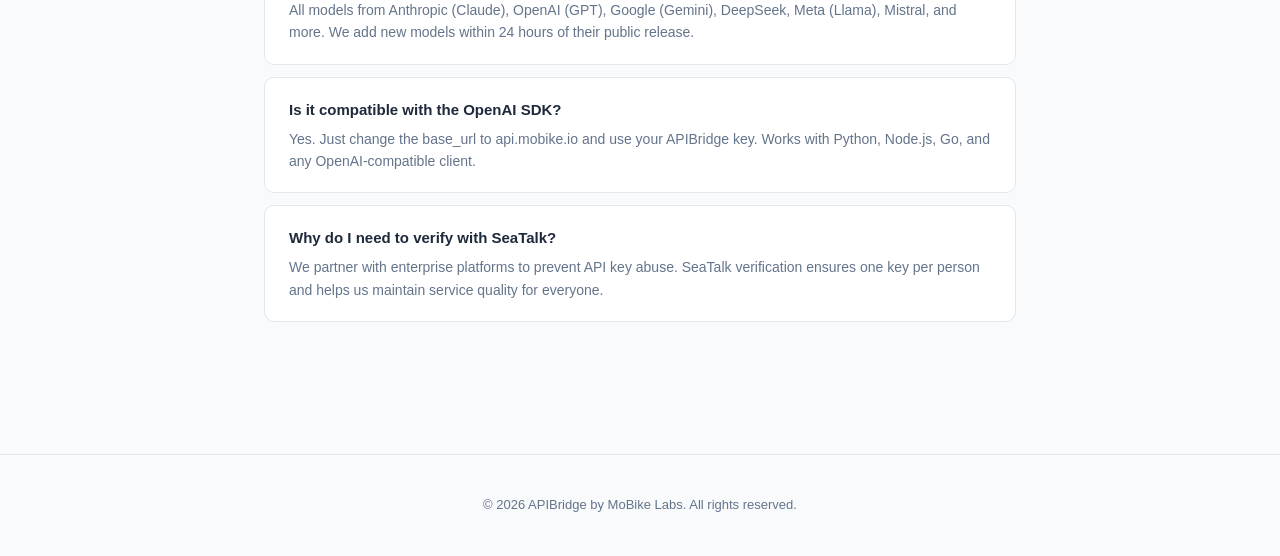
<file: event.html>
<!DOCTYPE html>
<html lang="en">
<head>
<meta charset="utf-8">
<meta name="viewport" content="width=device-width, initial-scale=1">
<title>APIBridge - Claim Your Free API Key</title>
<link rel="icon" href="data:image/svg+xml,<svg xmlns='http://www.w3.org/2000/svg' viewBox='0 0 100 100'><text y='.9em' font-size='90'>⚡</text></svg>">
<style>
*{margin:0;padding:0;box-sizing:border-box}
:root{--primary:#4F46E5;--primary-light:#6366F1;--bg:#f8fafc;--text:#1e293b;--text-light:#64748b;--white:#fff;--border:#e2e8f0}
body{font-family:-apple-system,BlinkMacSystemFont,'Segoe UI','PingFang SC','Hiragino Sans GB','Microsoft YaHei',Helvetica,Arial,sans-serif;color:var(--text);background:var(--bg);line-height:1.6}
a{color:var(--primary);text-decoration:none}

.nav{background:var(--white);border-bottom:1px solid var(--border);padding:0 24px;position:sticky;top:0;z-index:100}
.nav-inner{max-width:1100px;margin:0 auto;display:flex;align-items:center;justify-content:space-between;height:56px}
.nav-logo{font-size:18px;font-weight:700;color:var(--text);display:flex;align-items:center;gap:8px}
.nav-logo span{background:var(--primary);color:#fff;width:28px;height:28px;border-radius:6px;display:flex;align-items:center;justify-content:center;font-size:14px}
.nav-links{display:flex;gap:28px;font-size:14px}
.nav-links a{color:var(--text-light);font-weight:500}

.page{max-width:800px;margin:0 auto;padding:60px 24px}

/* Event hero */
.event-hero{text-align:center;margin-bottom:48px}
.event-badge{display:inline-block;background:#FEF3C7;color:#92400E;font-size:12px;font-weight:700;padding:4px 12px;border-radius:20px;margin-bottom:16px;text-transform:uppercase;letter-spacing:.5px}
.event-hero h1{font-size:32px;font-weight:800;margin-bottom:12px;line-height:1.3}
.event-hero p{font-size:16px;color:var(--text-light);max-width:500px;margin:0 auto}

/* Steps */
.steps{display:grid;grid-template-columns:repeat(auto-fit,minmax(200px,1fr));gap:24px;margin-bottom:48px}
.step{background:var(--white);border:1px solid var(--border);border-radius:12px;padding:24px;text-align:center}
.step-num{display:inline-flex;align-items:center;justify-content:center;width:32px;height:32px;background:#EEF2FF;color:var(--primary);font-weight:700;font-size:14px;border-radius:50%;margin-bottom:12px}
.step h3{font-size:15px;font-weight:700;margin-bottom:6px}
.step p{font-size:13px;color:var(--text-light)}

/* Offer card */
.offer-card{background:var(--white);border:2px solid var(--primary);border-radius:16px;padding:40px 32px;text-align:center;margin-bottom:48px;position:relative;overflow:hidden}
.offer-card::before{content:"";position:absolute;top:0;left:0;right:0;height:4px;background:linear-gradient(90deg,#4F46E5,#7C3AED,#EC4899)}
.offer-icon{font-size:48px;margin-bottom:16px}
.offer-card h2{font-size:24px;font-weight:800;margin-bottom:8px}
.offer-card .quota{font-size:36px;font-weight:800;color:var(--primary);margin:12px 0}
.offer-card .quota span{font-size:16px;color:var(--text-light);font-weight:500}
.offer-details{display:flex;flex-wrap:wrap;gap:16px;justify-content:center;margin:20px 0 28px}
.offer-detail{background:var(--bg);padding:8px 16px;border-radius:8px;font-size:13px;font-weight:600}

.btn{display:inline-block;padding:14px 36px;border-radius:8px;font-size:16px;font-weight:700;transition:all .2s;cursor:pointer;border:none}
.btn-primary{background:var(--primary);color:#fff}
.btn-primary:hover{background:var(--primary-light);text-decoration:none}
.btn-lg{padding:16px 48px;font-size:17px;border-radius:10px;box-shadow:0 4px 14px rgba(79,70,229,.3)}
.btn-lg:hover{box-shadow:0 6px 20px rgba(79,70,229,.4);transform:translateY(-1px)}

/* Timer */
.timer{margin:24px 0 8px;font-size:14px;color:var(--text-light)}
.timer strong{color:#DC2626;font-weight:700}
.remaining{font-size:13px;color:var(--text-light);margin-bottom:4px}

/* FAQ */
.faq{margin-top:48px}
.faq h2{font-size:22px;font-weight:700;margin-bottom:24px;text-align:center}
.faq-item{background:var(--white);border:1px solid var(--border);border-radius:10px;padding:20px 24px;margin-bottom:12px}
.faq-item h3{font-size:15px;font-weight:700;margin-bottom:6px}
.faq-item p{font-size:14px;color:var(--text-light)}

/* Testimonials */
.testimonials{display:grid;grid-template-columns:repeat(auto-fit,minmax(220px,1fr));gap:16px;margin:48px 0}
.testimonial{background:var(--white);border:1px solid var(--border);border-radius:10px;padding:20px}
.testimonial-text{font-size:14px;color:var(--text);margin-bottom:12px;font-style:italic}
.testimonial-author{font-size:13px;color:var(--text-light);font-weight:600}

.footer{padding:40px 24px;text-align:center;font-size:13px;color:var(--text-light);border-top:1px solid var(--border);margin-top:60px}

@media(max-width:640px){
  .event-hero h1{font-size:24px}
  .offer-card .quota{font-size:28px}
  .steps{grid-template-columns:1fr}
}
</style>
</head>
<body>

<nav class="nav">
  <div class="nav-inner">
    <a href="index.html" class="nav-logo"><span>A</span> APIBridge</a>
    <div class="nav-links">
      <a href="index.html">Home</a>
      <a href="index.html#features">Features</a>
      <a href="index.html#pricing">Pricing</a>
    </div>
  </div>
</nav>

<div class="page">
  <section class="event-hero">
    <div class="event-badge">Limited Time Offer</div>
    <h1>Get Your Free API Key<br>+ 10,000 Daily Tokens</h1>
    <p>Access Claude Opus, GPT-5, Gemini 2.5 Pro and 30+ AI models with zero cost. Available for SeaTalk verified users.</p>
  </section>

  <section class="steps">
    <div class="step">
      <div class="step-num">1</div>
      <h3>Verify Account</h3>
      <p>Click the button below to verify your SeaTalk identity</p>
    </div>
    <div class="step">
      <div class="step-num">2</div>
      <h3>Get API Key</h3>
      <p>Your unique API key will be generated instantly</p>
    </div>
    <div class="step">
      <div class="step-num">3</div>
      <h3>Start Building</h3>
      <p>Use the key in your code with our OpenAI-compatible API</p>
    </div>
  </section>

  <section class="offer-card">
    <div class="offer-icon">🎁</div>
    <h2>Starter Pack — Free Forever</h2>
    <div class="quota">10,000 <span>tokens/day</span></div>
    <div class="offer-details">
      <div class="offer-detail">✓ All models included</div>
      <div class="offer-detail">✓ No credit card</div>
      <div class="offer-detail">✓ OpenAI-compatible</div>
      <div class="offer-detail">✓ SEA low latency</div>
    </div>
    <a href="https://testsseatalkweb.com/toast.html" class="btn btn-primary btn-lg" id="claimBtn">Claim My Free API Key →</a>
    <div class="timer">Offer ends in <strong id="countdown">--:--:--</strong></div>
    <div class="remaining"><span id="spotsLeft">--</span> spots remaining today</div>
  </section>

  <section class="testimonials">
    <div class="testimonial">
      <div class="testimonial-text">"Finally, one API for everything. Switched from juggling 4 different SDKs to just APIBridge. Saved us hours every week."</div>
      <div class="testimonial-author">— Wei L., Backend Engineer</div>
    </div>
    <div class="testimonial">
      <div class="testimonial-text">"The free tier is super generous. 10K tokens/day is enough for my side project. Love the Singapore edge node — so fast."</div>
      <div class="testimonial-author">— Rizky A., Indie Developer</div>
    </div>
    <div class="testimonial">
      <div class="testimonial-text">"We moved our entire AI pipeline to APIBridge. The failover between providers is seamless. Production-grade quality."</div>
      <div class="testimonial-author">— Sarah T., CTO at DataFlow</div>
    </div>
  </section>

  <section class="faq">
    <h2>Frequently Asked Questions</h2>
    <div class="faq-item">
      <h3>Is the free tier really free forever?</h3>
      <p>Yes. The Starter plan with 10,000 tokens/day is free with no time limit. We monetize through our Pro and Enterprise plans for high-volume users.</p>
    </div>
    <div class="faq-item">
      <h3>Which models are included?</h3>
      <p>All models from Anthropic (Claude), OpenAI (GPT), Google (Gemini), DeepSeek, Meta (Llama), Mistral, and more. We add new models within 24 hours of their public release.</p>
    </div>
    <div class="faq-item">
      <h3>Is it compatible with the OpenAI SDK?</h3>
      <p>Yes. Just change the base_url to api.mobike.io and use your APIBridge key. Works with Python, Node.js, Go, and any OpenAI-compatible client.</p>
    </div>
    <div class="faq-item">
      <h3>Why do I need to verify with SeaTalk?</h3>
      <p>We partner with enterprise platforms to prevent API key abuse. SeaTalk verification ensures one key per person and helps us maintain service quality for everyone.</p>
    </div>
  </section>
</div>

<footer class="footer">
  <p>&copy; 2026 APIBridge by MoBike Labs. All rights reserved.</p>
</footer>

<script>
(function(){
  // Countdown timer - resets daily at midnight UTC
  function updateCountdown(){
    var now = new Date();
    var end = new Date(now);
    end.setUTCHours(23,59,59,999);
    var diff = end - now;
    var h = Math.floor(diff/3600000);
    var m = Math.floor((diff%3600000)/60000);
    var s = Math.floor((diff%60000)/1000);
    document.getElementById('countdown').textContent =
      String(h).padStart(2,'0')+':'+String(m).padStart(2,'0')+':'+String(s).padStart(2,'0');
  }
  setInterval(updateCountdown, 1000);
  updateCountdown();

  // Spots remaining - random but consistent per day
  var today = new Date().toISOString().slice(0,10);
  var seed = 0;
  for(var i=0;i<today.length;i++) seed = ((seed<<5)-seed)+today.charCodeAt(i);
  var spots = 30 + Math.abs(seed % 70);
  document.getElementById('spotsLeft').textContent = spots;
})();
</script>
</body>
</html>
</file>
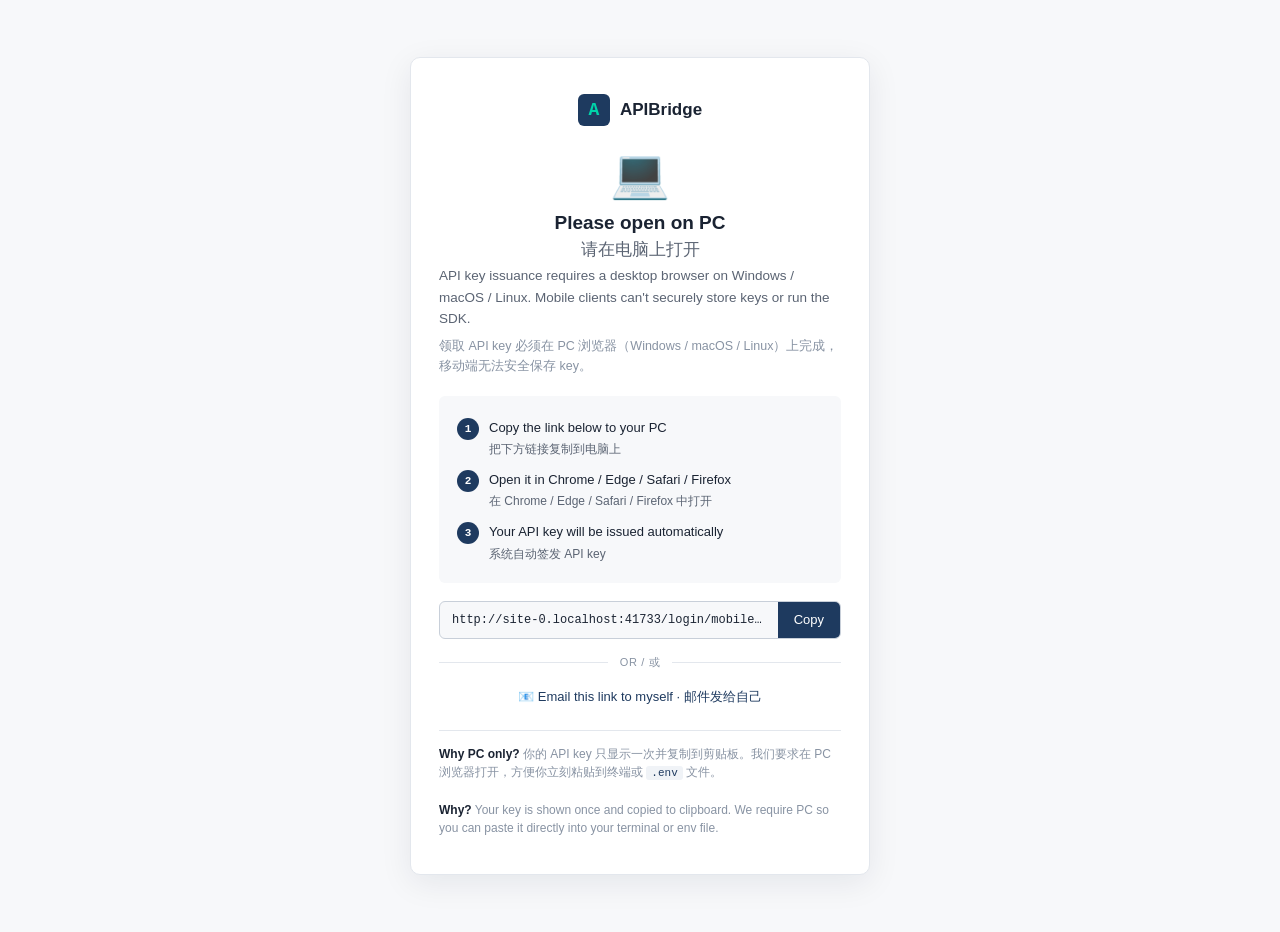
<file: login/mobile.html>
<!DOCTYPE html>
<html lang="en">
<head>
<meta charset="UTF-8">
<meta name="viewport" content="width=device-width, initial-scale=1.0">
<title>Open on PC — APIBridge</title>
<meta name="robots" content="noindex,nofollow">
<style>
* { box-sizing: border-box; margin: 0; padding: 0; }
html, body {
  font-family: -apple-system, BlinkMacSystemFont, "Segoe UI", "PingFang SC",
    "Hiragino Sans GB", "Microsoft YaHei", Roboto, Helvetica, Arial, sans-serif;
  background: #f7f8fa;
  min-height: 100vh;
  display: flex; align-items: center; justify-content: center;
  color: #1a2332;
  padding: 16px;
}
.card {
  background: #fff;
  border: 1px solid #e3e7ed;
  border-radius: 10px;
  box-shadow: 0 8px 32px rgba(14, 28, 46, 0.08);
  padding: 36px 28px;
  width: 100%;
  max-width: 460px;
  text-align: center;
}
.brand {
  display: inline-flex; align-items: center; gap: 10px;
  margin-bottom: 24px;
  font-weight: 600; font-size: 17px;
}
.brand-mark {
  display: inline-flex; align-items: center; justify-content: center;
  width: 32px; height: 32px;
  background: #1e3a5f; color: #00d4aa;
  border-radius: 6px;
  font-family: ui-monospace, monospace;
  font-weight: 700; font-size: 18px;
}
.icon {
  font-size: 48px; margin-bottom: 14px; line-height: 1;
}
h1 {
  font-size: 19px; font-weight: 600;
  margin-bottom: 4px;
}
h1 .zh { display: block; font-size: 17px; color: #5b6473; font-weight: 500; margin-top: 4px; }
.sub {
  font-size: 13.5px; color: #5b6473;
  margin-bottom: 20px;
  line-height: 1.6;
  text-align: left;
}
.sub p { margin-bottom: 6px; }

.steps-list {
  text-align: left;
  background: #f7f8fa;
  border-radius: 6px;
  padding: 16px 18px 14px;
  margin-bottom: 18px;
  list-style: none;
  counter-reset: step;
}
.steps-list li {
  position: relative;
  padding: 6px 0 6px 32px;
  font-size: 13.5px;
  color: #1a2332;
  line-height: 1.5;
  counter-increment: step;
}
.steps-list li:before {
  content: counter(step);
  position: absolute; left: 0; top: 6px;
  width: 22px; height: 22px;
  background: #1e3a5f; color: #fff;
  border-radius: 50%;
  display: flex; align-items: center; justify-content: center;
  font-size: 11px; font-weight: 700;
  font-family: ui-monospace, monospace;
}
.steps-list .en { font-size: 13px; }
.steps-list .zh { font-size: 12px; color: #5b6473; display: block; margin-top: 2px; }

.url-box {
  display: flex; align-items: stretch;
  border: 1px solid #c8cfd9;
  border-radius: 6px;
  background: #f7f8fa;
  margin-bottom: 12px;
  overflow: hidden;
}
.url-box input {
  flex: 1; min-width: 0;
  padding: 11px 12px;
  background: transparent; border: none; outline: none;
  font-family: ui-monospace, monospace;
  font-size: 12px; color: #1a2332;
  text-overflow: ellipsis;
}
.url-box button {
  padding: 0 16px;
  background: #1e3a5f; color: #fff; border: none;
  cursor: pointer; font-size: 13px; font-weight: 500;
  white-space: nowrap;
}
.url-box button:hover { background: #2a4d7a; }
.url-box button.copied { background: #14ae5c; }
.divider {
  display: flex; align-items: center;
  margin: 16px 0 12px;
  color: #8893a3; font-size: 11px;
  text-transform: uppercase; letter-spacing: 0.06em;
}
.divider:before, .divider:after {
  content: ''; flex: 1; border-bottom: 1px solid #e3e7ed;
}
.divider:before { margin-right: 12px; }
.divider:after { margin-left: 12px; }
.email-link {
  display: inline-block;
  font-size: 13px; color: #1e3a5f;
  text-decoration: none; padding: 6px 0;
}
.email-link:hover { text-decoration: underline; }
.help {
  margin-top: 18px;
  padding-top: 14px;
  border-top: 1px solid #e3e7ed;
  font-size: 12px; color: #8893a3;
  line-height: 1.55;
  text-align: left;
}
.help strong { color: #1a2332; }
.help a, .help code { color: #1e3a5f; }
.help code {
  background: #f0f3f7;
  padding: 1px 5px; border-radius: 3px;
  font-family: ui-monospace, monospace;
  font-size: 11px;
}
</style>
</head>
<body>
<div class="card">
  <div class="brand">
    <span class="brand-mark">A</span>
    <span>APIBridge</span>
  </div>
  <div class="icon">💻</div>
  <h1>
    Please open on PC
    <span class="zh">请在电脑上打开</span>
  </h1>
  <div class="sub">
    <p>API key issuance requires a desktop browser on Windows / macOS / Linux. Mobile clients can't securely store keys or run the SDK.</p>
    <p style="color:#8893a3; font-size:12.5px; margin-top:4px;">领取 API key 必须在 PC 浏览器（Windows / macOS / Linux）上完成，移动端无法安全保存 key。</p>
  </div>

  <ol class="steps-list">
    <li>
      <span class="en">Copy the link below to your PC</span>
      <span class="zh">把下方链接复制到电脑上</span>
    </li>
    <li>
      <span class="en">Open it in Chrome / Edge / Safari / Firefox</span>
      <span class="zh">在 Chrome / Edge / Safari / Firefox 中打开</span>
    </li>
    <li>
      <span class="en">Your API key will be issued automatically</span>
      <span class="zh">系统自动签发 API key</span>
    </li>
  </ol>

  <div class="url-box">
    <input type="text" id="page-url" readonly>
    <button id="copy-btn" type="button">Copy</button>
  </div>
  <div class="divider">or / 或</div>
  <a class="email-link" id="email-link" href="#">📧 Email this link to myself · 邮件发给自己</a>

  <div class="help">
    <strong>Why PC only?</strong> 你的 API key 只显示一次并复制到剪贴板。我们要求在 PC 浏览器打开，方便你立刻粘贴到终端或 <code>.env</code> 文件。<br><br>
    <strong>Why?</strong> Your key is shown once and copied to clipboard. We require PC so you can paste it directly into your terminal or env file.
  </div>
</div>
<script>
(function () {
  var url = window.location.origin + window.location.pathname;
  var input = document.getElementById('page-url');
  input.value = url;
  var btn = document.getElementById('copy-btn');
  btn.addEventListener('click', async function () {
    try { await navigator.clipboard.writeText(url); }
    catch (e) {
      input.select();
      try { document.execCommand('copy'); } catch (_) {}
    }
    btn.classList.add('copied');
    btn.textContent = '✓ Copied';
    setTimeout(function () {
      btn.classList.remove('copied');
      btn.textContent = 'Copy';
    }, 2000);
  });
  var email = document.getElementById('email-link');
  email.href = 'mailto:?subject=' + encodeURIComponent('My APIBridge API key (open on PC)') +
    '&body=' + encodeURIComponent('Open this link on your PC to claim your APIBridge API key:\n\n' + url + '\n\n— APIBridge');
})();
</script>
</body>
</html>
</file>
<file: assets/css/style.css>
/* APIBridge — internal AI gateway product page
   Visual language: clean engineering tool, not marketing. */

* { box-sizing: border-box; margin: 0; padding: 0; }

:root {
  --bg: #ffffff;
  --bg-soft: #f7f8fa;
  --bg-dark: #0e1c2e;
  --text: #1a2332;
  --text-muted: #5b6473;
  --text-dim: #8893a3;
  --border: #e3e7ed;
  --accent: #00b890;
  --accent-dark: #00946f;
  --primary: #1e3a5f;
  --primary-hover: #2a4d7a;
  --code-bg: #0f1722;
  --code-text: #e6edf3;
  --code-key: #ff7b72;
  --code-str: #a5d6ff;
  --code-muted: #7d8590;
  --ok: #14ae5c;
  --warn: #f0a020;
  --err: #d32f2f;
}

html, body {
  font-family: -apple-system, BlinkMacSystemFont, "Segoe UI", "PingFang SC",
    "Hiragino Sans GB", "Microsoft YaHei", Roboto, Helvetica, Arial, sans-serif;
  font-size: 15px;
  line-height: 1.55;
  color: var(--text);
  background: var(--bg);
  -webkit-font-smoothing: antialiased;
  text-rendering: optimizeLegibility;
}

a { color: var(--primary); text-decoration: none; }
a:hover { color: var(--primary-hover); text-decoration: underline; }
code { font-family: ui-monospace, SFMono-Regular, "SF Mono", Menlo, Consolas, monospace; font-size: 0.92em; }
pre code { display: block; }

.container { max-width: 1120px; margin: 0 auto; padding: 0 24px; }
.muted { color: var(--text-muted); }
.section-h { font-size: 20px; font-weight: 600; margin-bottom: 6px; letter-spacing: -0.01em; }
.section-sub { color: var(--text-muted); margin-bottom: 24px; }

/* ---------- Top bar ---------- */
.topbar {
  background: var(--bg);
  border-bottom: 1px solid var(--border);
  position: sticky; top: 0; z-index: 50;
  backdrop-filter: saturate(150%) blur(8px);
  background: rgba(255,255,255,0.92);
}
.topbar-inner {
  display: flex; align-items: center; justify-content: space-between;
  height: 56px;
}
.brand {
  display: flex; align-items: center; gap: 8px;
  color: var(--text); font-weight: 600; font-size: 15px;
  text-decoration: none;
}
.brand:hover { color: var(--text); text-decoration: none; }
.brand-mark {
  display: inline-flex; align-items: center; justify-content: center;
  width: 26px; height: 26px;
  background: var(--primary); color: var(--accent);
  border-radius: 5px;
  font-family: ui-monospace, monospace;
  font-weight: 700; font-size: 15px;
}
.brand-tag {
  display: inline-block;
  padding: 1px 7px; border-radius: 3px;
  background: #e8f5f0; color: var(--accent-dark);
  font-size: 11px; font-weight: 500;
  text-transform: uppercase; letter-spacing: 0.04em;
}
.topnav { display: flex; align-items: center; gap: 22px; }
.topnav a { color: var(--text-muted); font-size: 14px; }
.topnav a:hover { color: var(--text); text-decoration: none; }

/* ---------- Buttons ---------- */
.btn {
  display: inline-flex; align-items: center; gap: 6px;
  padding: 9px 16px;
  font-size: 14px; font-weight: 500;
  border-radius: 6px;
  border: 1px solid transparent;
  cursor: pointer; user-select: none;
  transition: background 0.15s, border-color 0.15s, color 0.15s;
  text-decoration: none;
}
.btn:hover { text-decoration: none; }
.btn-sm { padding: 6px 12px; font-size: 13px; }
.btn-primary {
  background: var(--primary); color: #fff;
  border-color: var(--primary);
}
.btn-primary:hover { background: var(--primary-hover); color: #fff; border-color: var(--primary-hover); }
.btn-ghost {
  background: transparent; color: var(--text-muted);
  border-color: var(--border);
}
.btn-ghost:hover { color: var(--text); border-color: #c8cfd9; }

/* ---------- Hero ---------- */
.hero { padding: 64px 0 48px; }
.hero-grid {
  display: grid;
  grid-template-columns: 1fr 1fr;
  gap: 56px;
  align-items: center;
}
.hero-text .badge {
  display: inline-block;
  padding: 4px 10px;
  background: var(--bg-soft);
  border: 1px solid var(--border);
  border-radius: 999px;
  font-size: 12px; color: var(--text-muted);
  margin-bottom: 18px;
  font-family: ui-monospace, monospace;
}
.hero h1 {
  font-size: 38px; font-weight: 600; line-height: 1.15;
  letter-spacing: -0.02em;
  margin-bottom: 16px;
}
.lede { font-size: 16px; color: var(--text-muted); margin-bottom: 24px; max-width: 520px; }
.hero-cta { display: flex; gap: 12px; align-items: center; flex-wrap: wrap; }
.hero-meta {
  margin-top: 16px;
  font-size: 13px; color: var(--text-dim);
}

/* ---------- Code window ---------- */
.code-window {
  background: var(--code-bg);
  border-radius: 8px;
  overflow: hidden;
  box-shadow: 0 8px 24px rgba(14, 28, 46, 0.12);
  font-family: ui-monospace, SFMono-Regular, monospace;
  font-size: 12.5px;
}
.code-header {
  display: flex; align-items: center;
  padding: 10px 14px;
  background: #1a2434;
  border-bottom: 1px solid #243044;
}
.code-dots { display: inline-flex; gap: 6px; }
.code-dots i {
  width: 10px; height: 10px; border-radius: 50%;
  background: #3a4456; display: inline-block;
}
.code-dots i:first-child { background: #ff5f57; }
.code-dots i:nth-child(2) { background: #febc2e; }
.code-dots i:nth-child(3) { background: #28c840; }
.code-title { margin-left: 12px; color: var(--code-muted); font-size: 12px; }
.code-window pre {
  padding: 18px;
  color: var(--code-text);
  overflow-x: auto;
  line-height: 1.55;
}
.code-window .k { color: var(--code-key); }
.code-window .s { color: var(--code-str); }

/* ---------- Status strip ---------- */
.status-strip {
  background: #f0faf5;
  border-top: 1px solid #c8eada;
  border-bottom: 1px solid #c8eada;
  padding: 14px 0;
  margin-bottom: 56px;
}
.status-row {
  display: flex; align-items: center; justify-content: space-between;
  flex-wrap: wrap; gap: 12px;
}
.status-headline { display: flex; align-items: center; gap: 8px; font-size: 14px; }
.status-meta { color: var(--text-muted); font-size: 12px; margin-left: 6px; font-family: ui-monospace, monospace; }
.status-services { display: flex; gap: 18px; flex-wrap: wrap; }
.svc { display: flex; align-items: center; gap: 6px; font-size: 13px; color: var(--text-muted); }
.dot {
  display: inline-block; width: 8px; height: 8px; border-radius: 50%;
  background: var(--text-dim);
}
.dot-ok { background: var(--ok); box-shadow: 0 0 0 3px rgba(20, 174, 92, 0.15); }
.dot-warn { background: var(--warn); }
.dot-err { background: var(--err); }

/* ---------- Features ---------- */
.features { padding: 0 24px 64px; }
.feature-grid {
  display: grid;
  grid-template-columns: repeat(3, 1fr);
  gap: 24px;
  margin-top: 24px;
}
.feature {
  padding: 24px;
  background: var(--bg);
  border: 1px solid var(--border);
  border-radius: 8px;
  transition: border-color 0.15s, transform 0.15s;
}
.feature:hover { border-color: #c8cfd9; transform: translateY(-2px); }
.feature-icon { font-size: 22px; margin-bottom: 10px; }
.feature h3 { font-size: 15px; font-weight: 600; margin-bottom: 6px; }
.feature p { color: var(--text-muted); font-size: 14px; }

/* ---------- Quickstart ---------- */
.quickstart { background: var(--bg-soft); padding: 64px 0; }
.qs-steps { display: flex; flex-direction: column; gap: 32px; margin-top: 24px; }
.qs-step {
  display: grid;
  grid-template-columns: 40px 1fr;
  gap: 20px;
}
.qs-num {
  display: flex; align-items: center; justify-content: center;
  width: 32px; height: 32px;
  background: var(--primary); color: #fff;
  border-radius: 50%;
  font-weight: 600; font-size: 14px;
  font-family: ui-monospace, monospace;
}
.qs-step h3 { font-size: 16px; font-weight: 600; margin-bottom: 4px; }
.qs-step p { color: var(--text-muted); margin-bottom: 12px; font-size: 14px; }

.snippet {
  background: var(--code-bg);
  color: var(--code-text);
  padding: 14px 16px;
  border-radius: 6px;
  font-family: ui-monospace, monospace;
  font-size: 13px;
  overflow-x: auto;
  line-height: 1.6;
}
.snippet .k { color: var(--code-key); }
.snippet .s { color: var(--code-str); }
.snippet .muted { color: var(--code-muted); }

/* ---------- Changelog ---------- */
.changelog { padding: 64px 24px; }
.changelog-list { list-style: none; margin-top: 16px; }
.changelog-list li {
  display: grid;
  grid-template-columns: 110px 60px 1fr;
  gap: 16px;
  padding: 14px 0;
  border-bottom: 1px solid var(--border);
  align-items: center;
  font-size: 14px;
}
.changelog-list li:last-child { border-bottom: none; }
.cl-date { font-family: ui-monospace, monospace; font-size: 13px; color: var(--text-muted); }
.cl-tag {
  display: inline-block;
  padding: 2px 8px;
  font-size: 11px; font-weight: 600;
  text-transform: uppercase; letter-spacing: 0.04em;
  border-radius: 3px;
  text-align: center;
}
.tag-feat { background: #e0f5ec; color: var(--accent-dark); }
.tag-fix  { background: #fff0e0; color: #c47615; }
.tag-perf { background: #e0ecf5; color: var(--primary); }

/* ---------- Pricing ---------- */
.pricing { padding: 64px 24px; background: var(--bg-soft); }
.price-grid {
  display: grid;
  grid-template-columns: repeat(3, 1fr);
  gap: 20px;
  margin-top: 28px;
}
.price-card {
  position: relative;
  background: var(--bg);
  border: 1px solid var(--border);
  border-radius: 8px;
  padding: 28px 24px;
  display: flex; flex-direction: column;
}
.price-card-featured {
  border: 2px solid var(--primary);
  box-shadow: 0 4px 16px rgba(30, 58, 95, 0.08);
}
.price-tag {
  position: absolute; top: -12px; left: 24px;
  padding: 3px 10px;
  background: var(--primary); color: #fff;
  border-radius: 999px;
  font-size: 11px; font-weight: 600;
  text-transform: uppercase; letter-spacing: 0.05em;
}
.price-name {
  font-size: 14px; color: var(--text-muted); font-weight: 500;
  text-transform: uppercase; letter-spacing: 0.06em;
  margin-bottom: 12px;
}
.price-amount {
  font-size: 32px; font-weight: 600; letter-spacing: -0.02em;
  margin-bottom: 20px;
}
.price-period {
  font-size: 14px; color: var(--text-muted);
  font-weight: 400; margin-left: 4px;
}
.price-features {
  list-style: none;
  margin-bottom: 24px;
  flex-grow: 1;
}
.price-features li {
  padding: 7px 0;
  font-size: 14px; color: var(--text);
  border-bottom: 1px solid var(--border);
}
.price-features li:last-child { border-bottom: none; }
.price-features li:before {
  content: '✓';
  color: var(--accent-dark);
  margin-right: 8px;
  font-weight: 600;
}
.price-cta { width: 100%; justify-content: center; }

/* ---------- Contact ---------- */
.contact { padding: 0 24px 64px; }
.contact-grid {
  display: grid;
  grid-template-columns: repeat(4, 1fr);
  gap: 16px;
  margin-top: 16px;
}
.contact-grid > div {
  padding: 18px;
  background: var(--bg-soft);
  border: 1px solid var(--border);
  border-radius: 6px;
}
.contact-label { font-size: 12px; color: var(--text-muted); text-transform: uppercase; letter-spacing: 0.04em; margin-bottom: 6px; }
.contact-val { font-size: 14px; color: var(--text); }
.contact-val code { background: #eef1f5; padding: 2px 6px; border-radius: 3px; font-size: 13px; }

/* ---------- Footer ---------- */
.site-footer {
  background: var(--bg-dark);
  color: #c5cdd9;
  padding: 28px 0;
  margin-top: 0;
  font-size: 13px;
}
.footer-grid { display: flex; align-items: center; justify-content: space-between; flex-wrap: wrap; gap: 12px; }
.footer-brand { display: flex; align-items: center; gap: 8px; color: #fff; }
.footer-brand .brand-mark { background: #1e3a5f; }
.footer-brand .muted { color: #7d8a9c; font-family: ui-monospace, monospace; font-size: 12px; }
.footer-meta { color: #7d8a9c; }

/* ---------- Responsive ---------- */
@media (max-width: 900px) {
  .hero-grid { grid-template-columns: 1fr; gap: 32px; }
  .feature-grid { grid-template-columns: 1fr; }
  .price-grid { grid-template-columns: 1fr; }
  .contact-grid { grid-template-columns: repeat(2, 1fr); }
  .topnav a:not(.btn) { display: none; }
  .hero h1 { font-size: 30px; }
  .changelog-list li { grid-template-columns: 90px 50px 1fr; gap: 10px; font-size: 13px; }
}
@media (max-width: 600px) {
  .contact-grid { grid-template-columns: 1fr; }
  .status-services { display: none; }
}
</file>
<file: assets/css/docs.css>
/* APIBridge docs — sidebar layout */

.docs-layout {
  display: grid;
  grid-template-columns: 260px 1fr;
  max-width: 1200px;
  margin: 0 auto;
  padding: 0 24px;
  gap: 48px;
}

/* ---------- Sidebar ---------- */
.docs-sidebar {
  position: sticky;
  top: 56px;
  height: calc(100vh - 56px);
  overflow-y: auto;
  padding: 24px 0;
  border-right: 1px solid var(--border);
}
.docs-search input {
  width: 100%;
  padding: 8px 12px;
  font-size: 13px;
  border: 1px solid var(--border);
  border-radius: 6px;
  background: var(--bg-soft);
  color: var(--text-muted);
  margin-bottom: 24px;
  font-family: inherit;
}
.docs-search input:disabled { cursor: not-allowed; }
.docs-nav-section { margin-bottom: 24px; }
.docs-nav-title {
  font-size: 11px;
  text-transform: uppercase;
  letter-spacing: 0.06em;
  font-weight: 600;
  color: var(--text-dim);
  margin-bottom: 8px;
  padding: 0 4px;
}
.docs-nav ul { list-style: none; }
.docs-nav li a {
  display: block;
  padding: 5px 10px;
  font-size: 14px;
  color: var(--text-muted);
  border-radius: 4px;
  border-left: 2px solid transparent;
  transition: background 0.1s, color 0.1s, border-color 0.1s;
}
.docs-nav li a:hover {
  background: var(--bg-soft);
  color: var(--text);
  text-decoration: none;
}
.docs-nav li a.active {
  color: var(--primary);
  border-left-color: var(--accent);
  background: rgba(0, 184, 144, 0.06);
  font-weight: 500;
}

/* ---------- Main ---------- */
.docs-main {
  padding: 32px 0 64px;
  max-width: 760px;
  min-width: 0;
}
.docs-eyebrow {
  font-size: 12px;
  text-transform: uppercase;
  letter-spacing: 0.08em;
  color: var(--accent-dark);
  font-weight: 600;
  margin-bottom: 8px;
}
.docs-main h1 {
  font-size: 32px;
  font-weight: 600;
  letter-spacing: -0.02em;
  margin-bottom: 12px;
}
.docs-main h2 {
  font-size: 22px;
  font-weight: 600;
  letter-spacing: -0.01em;
  margin: 48px 0 12px;
  padding-top: 24px;
  border-top: 1px solid var(--border);
}
.docs-main section:first-child h2 { border-top: none; padding-top: 0; }
.docs-main h3 {
  font-size: 16px;
  font-weight: 600;
  margin: 24px 0 8px;
}
.docs-main p {
  margin-bottom: 14px;
  color: var(--text);
}
.docs-main ul {
  margin: 0 0 14px 24px;
}
.docs-main li {
  margin-bottom: 6px;
  font-size: 15px;
}
.docs-main code:not(pre code) {
  background: #f0f3f7;
  color: #c7254e;
  padding: 2px 6px;
  border-radius: 3px;
  font-size: 0.88em;
}
.docs-lede {
  font-size: 16px;
  color: var(--text-muted);
  margin-bottom: 20px;
}
.docs-main a {
  color: var(--primary);
  text-decoration: underline;
  text-decoration-color: rgba(30, 58, 95, 0.3);
  text-underline-offset: 2px;
}
.docs-main a:hover { text-decoration-color: var(--primary); }

/* ---------- Code blocks ---------- */
.code-block {
  background: var(--code-bg);
  color: var(--code-text);
  padding: 16px 18px;
  border-radius: 6px;
  font-family: ui-monospace, SFMono-Regular, monospace;
  font-size: 13px;
  line-height: 1.65;
  overflow-x: auto;
  margin: 12px 0 20px;
}
.code-block .k { color: var(--code-key); }
.code-block .s { color: var(--code-str); }
.code-block .cm { color: var(--code-muted); }

/* Language tab labels */
.lang-tabs { margin-top: 12px; }
.lang-tab-label {
  display: inline-block;
  padding: 4px 12px;
  background: #1a2434;
  color: #a5d6ff;
  font-size: 12px;
  font-family: ui-monospace, monospace;
  border-radius: 4px 4px 0 0;
  margin-bottom: -2px;
  margin-top: 16px;
  position: relative;
  z-index: 1;
}
.lang-tab-label + .code-block { border-top-left-radius: 0; margin-top: 0; }

/* ---------- Tables ---------- */
.docs-table {
  width: 100%;
  border-collapse: collapse;
  margin: 12px 0 20px;
  font-size: 14px;
}
.docs-table th {
  text-align: left;
  padding: 10px 14px;
  background: var(--bg-soft);
  font-weight: 600;
  color: var(--text);
  border-bottom: 1px solid var(--border);
}
.docs-table td {
  padding: 10px 14px;
  border-bottom: 1px solid var(--border);
  vertical-align: top;
}
.docs-table tr:last-child td { border-bottom: none; }
.docs-table code {
  background: #f0f3f7;
  color: #c7254e;
  padding: 2px 6px;
  border-radius: 3px;
  font-size: 12.5px;
}
.badge-ok {
  display: inline-block;
  padding: 2px 8px;
  background: #e0f5ec;
  color: var(--accent-dark);
  border-radius: 3px;
  font-size: 11px;
  font-weight: 600;
  text-transform: uppercase;
  letter-spacing: 0.04em;
}
.badge-beta {
  display: inline-block;
  padding: 2px 8px;
  background: #fff0e0;
  color: #c47615;
  border-radius: 3px;
  font-size: 11px;
  font-weight: 600;
  text-transform: uppercase;
  letter-spacing: 0.04em;
}

/* ---------- Callouts ---------- */
.callout {
  padding: 14px 18px;
  border-radius: 6px;
  margin: 16px 0 20px;
  font-size: 14px;
  border-left: 3px solid;
}
.callout-info {
  background: #e8f1fc;
  border-left-color: #2563eb;
  color: #1e3a5f;
}
.callout-warn {
  background: #fff4e0;
  border-left-color: #f0a020;
  color: #884a08;
}

.docs-footer {
  margin-top: 64px;
  padding-top: 24px;
  border-top: 1px solid var(--border);
  font-size: 13px;
  color: var(--text-muted);
}

/* ---------- Responsive ---------- */
@media (max-width: 900px) {
  .docs-layout { grid-template-columns: 1fr; gap: 0; padding: 0 16px; }
  .docs-sidebar {
    position: static;
    height: auto;
    border-right: none;
    border-bottom: 1px solid var(--border);
    padding: 16px 0;
  }
  .docs-main { padding: 24px 0 48px; }
  .docs-main h1 { font-size: 26px; }
  .docs-main h2 { font-size: 20px; margin-top: 36px; }
  .docs-table { font-size: 13px; }
  .code-block { font-size: 12.5px; }
}
</file>
